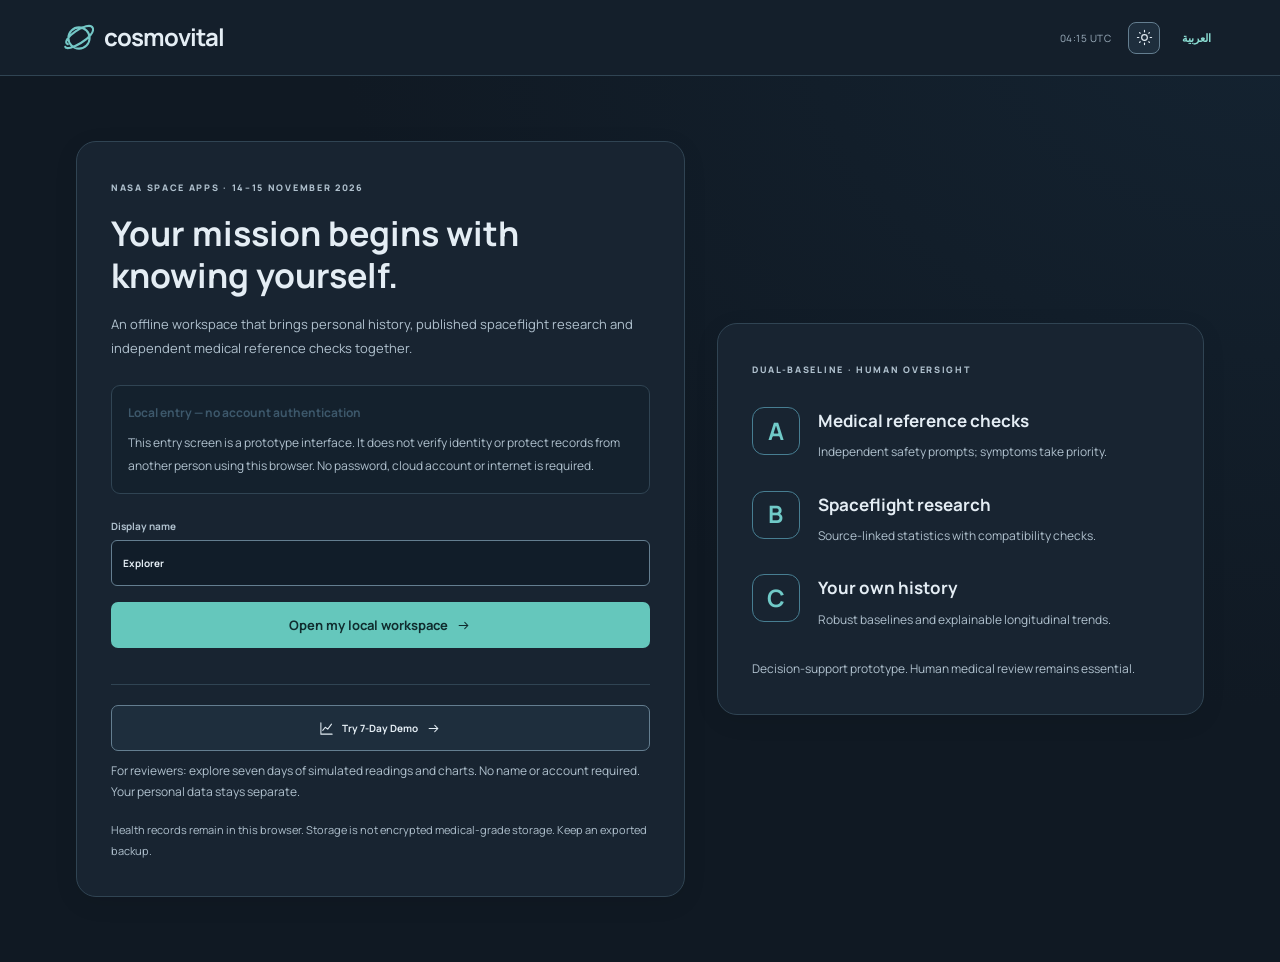
<file: Web/index.html>
<!doctype html>
<html lang="en" dir="ltr">
<head>
<meta charset="UTF-8"><meta name="viewport" content="width=device-width, initial-scale=1">
<meta name="theme-color" content="#111d2b"><meta name="description" content="CosmoVital: an evidence-informed crew health workspace. Compare personal physiological history with published spaceflight research, preserve independent medical checks, and review explainable trends offline.">
<title>CosmoVital — Crew Health Workspace</title>
<link rel="manifest" href="app.webmanifest"><link rel="icon" type="image/svg+xml" href="assets/favicon.svg"><link rel="stylesheet" href="style.css"><link rel="stylesheet" href="health-charts.css"><link rel="stylesheet" href="health-ui.css"><link rel="stylesheet" href="decision-ui.css"><link rel="stylesheet" href="nasa-ui.css"><link rel="stylesheet" href="mission-evidence.css"><link rel="stylesheet" href="space-references.css"><link rel="stylesheet" href="dual-baseline.css"><link rel="stylesheet" href="theme.css">
<script type="module" src="app.js"></script>
</head>
<body><a class="skip-link" href="#main">Skip to content</a><div id="app"></div><div id="modal-root"></div><div id="toast" class="toast" role="status" aria-live="polite"></div><noscript>CosmoVital requires JavaScript to store measurements and display interactive charts. Enable JavaScript to use this workspace.</noscript></body>
</html>
</file>
<file: Web/style.css>
@import url('assets/fonts.css');
:root{--bg:#f5f6f8;--card:#fff;--ink:#1b2838;--muted:#77818d;--border:#e8ebee;--nav:#111e2d;--mint:#d4eee5;--green:#21826e;--orange:#e9905a;--red:#c95555;--radius:17px;--font:'Manrope','Segoe UI',Arial,sans-serif}*{box-sizing:border-box}body{margin:0;background:var(--bg);color:var(--ink);font-family:var(--font);font-size:13px;line-height:1.6}button,input,select,textarea{font:inherit}button,a,input,select,textarea{-webkit-tap-highlight-color:transparent}button,a{touch-action:manipulation}button{cursor:pointer}a{color:inherit;text-decoration:none}button{color:inherit}button:disabled{cursor:not-allowed;opacity:.5}button:focus-visible,a:focus-visible,input:focus-visible,select:focus-visible,textarea:focus-visible{outline:3px solid #e9905a;outline-offset:4px}svg{vertical-align:middle}h1,h2,h3,p{margin:0}button{border:0;background:none}button .ico{flex-shrink:0}.ico{width:20px;height:20px;fill:none;stroke:currentColor;stroke-width:1.65;stroke-linecap:round;stroke-linejoin:round;display:inline-block}.skip-link{position:absolute;top:-100px;left:10px;z-index:100;background:#fff;padding:12px}.skip-link:focus{top:10px}.app-shell{display:grid;grid-template-columns:234px minmax(0,1fr);min-height:100vh}.sidebar{background:var(--nav);color:#8998ab;position:fixed;inset:0 auto 0 0;width:234px;display:flex;flex-direction:column;z-index:30;padding:31px 19px 17px}.brand{display:flex;align-items:center;gap:10px;color:white;padding:0 10px;margin-bottom:42px}.brand img{height:40px;width:40px}.brand-name{font-size:23px;font-weight:750;letter-spacing:-1px;line-height:1.2}.brand-name span{font-weight:400;color:#bce6d7}.brand-sub{font-size:8px;letter-spacing:2.35px;margin-top:6px;color:#7e91a7}.nav-label{font-size:9px;letter-spacing:1.8px;font-weight:700;padding:0 16px;margin-bottom:12px;color:#63758b}.nav-list{display:grid;gap:5px}.nav-item{display:flex;align-items:center;gap:12px;padding:12px 15px;border-radius:8px;width:100%;text-align:start;font-size:12px;transition:.2s}.nav-item:hover{background:#1b2c40;color:white}.nav-item.active{background:#d4eee5;color:#173d38;font-weight:750}.nav-item .ico{width:19px;height:19px}.nav-item .badge{margin-inline-start:auto;background:#293e51;color:#bcd1df;padding:0 6px;font-size:9px;border-radius:4px}.nav-divider{height:1px;background:#273446;margin:25px 14px}.sidebar-bottom{margin-top:auto;padding-top:40px}.mission-card{padding:15px;background:linear-gradient(135deg,#203446,#192939);border:1px solid #2b4052;border-radius:12px;margin:0 6px 22px;color:#a4b5c4}.mission-top{display:flex;align-items:center;gap:7px;font-size:9px;text-transform:uppercase;letter-spacing:1.3px;color:#8dc2b5}.status-dot{display:inline-block;width:6px;height:6px;border-radius:50%;background:#65b99e}.mission-card h4{font-size:13px;font-weight:600;color:#e9f2f7;margin:9px 0 4px}.mission-card p{font-size:10px}.mission-orbit{height:38px;margin-top:10px;overflow:hidden;position:relative}.mission-orbit:before,.mission-orbit:after{content:'';position:absolute;width:160px;height:70px;border-radius:50%;border:1px solid #426171;left:10px;top:8px;transform:rotate(-14deg)}.mission-orbit:after{width:110px;left:30px;top:19px;border-color:#304c61}.profile{display:flex;align-items:center;gap:10px;padding:0 7px;width:100%;color:#cad4de;text-align:start}.avatar{height:33px;width:33px;background:#395064;display:grid;place-items:center;border:2px solid #5d7282;border-radius:50%;font-size:11px;color:#d4eee5;font-weight:700}.profile strong{display:block;font-size:11px;font-weight:600}.profile small{font-size:9px;color:#778fa4}.profile>.ico{margin-inline-start:auto;width:16px}.workspace{grid-column:2;min-width:0}.topbar{height:76px;border-bottom:1px solid var(--border);background:rgba(255,255,255,.85);padding:0 35px;display:flex;align-items:center;justify-content:space-between;gap:15px}.breadcrumb{font-size:11px;color:var(--muted);display:flex;align-items:center;gap:11px}.breadcrumb .ico{width:15px;height:15px}.breadcrumb strong{color:#43505f;font-weight:500}.top-actions{display:flex;align-items:center;gap:17px}.clock{font-size:10px;letter-spacing:.5px;color:#77818c}.local-tag{display:flex;align-items:center;gap:7px;border:1px solid var(--border);padding:5px 9px;border-radius:6px;color:#6e7b83;font-size:9px}.lang-btn{font-size:11px;font-weight:650;padding:5px}.icon-btn{width:32px;height:32px;display:grid;place-items:center;border:1px solid var(--border);border-radius:8px;background:#fff}.mobile-menu{display:none}.main{max-width:1510px;margin:auto;padding:31px 35px 22px}.page-heading{display:flex;justify-content:space-between;align-items:center;gap:20px;margin-bottom:25px}.eyebrow{font-size:9px;font-weight:750;letter-spacing:1.7px;color:#82908e;text-transform:uppercase}.page-heading h1{font-size:29px;font-weight:650;letter-spacing:-1.15px;line-height:1.35;margin:4px 0 6px}.page-heading p{font-size:11px;color:var(--muted)}.heading-buttons{display:flex;gap:9px;flex-shrink:0}.btn{display:inline-flex;align-items:center;justify-content:center;gap:8px;min-height:38px;padding:9px 15px;border-radius:7px;font-size:10px;font-weight:700;line-height:1.4;transition:.2s}.btn:hover{transform:translateY(-1px);filter:brightness(.97)}.btn-primary{background:#1b3d37;color:#fff}.btn-dark{background:#172a3b;color:#fff}.btn-light{background:#fff;border:1px solid #e1e5e8;color:#52606c}.btn-mint{background:#d4eee5;color:#1a493e}.btn-white{background:#fff;color:#1f3242}.btn .ico{width:15px;height:15px}.hero{min-height:229px;border-radius:var(--radius);overflow:hidden;position:relative;background:#101f2d;color:#fff;display:flex;padding:29px 33px;isolation:isolate;margin-bottom:25px}.hero-bg{position:absolute;inset:0;width:100%;height:100%;object-fit:cover;object-position:center top;z-index:-3;opacity:.8}.hero:after{content:'';position:absolute;inset:0;background:linear-gradient(90deg,rgba(10,24,37,.97) 0%,rgba(10,24,37,.8) 36%,rgba(10,24,37,.1) 100%);z-index:-2}.hero-content{max-width:410px}.hero .eyebrow{color:#a3d7c7;letter-spacing:2px;font-size:8px;display:flex;gap:9px;align-items:center}.hero h2{font-size:29px;line-height:1.3;font-weight:500;letter-spacing:-.7px;margin:12px 0 9px}.hero h2 em{font-style:normal;color:#bce4d6}.hero p{font-size:10px;color:#aabcc9;max-width:300px;line-height:1.7;margin-bottom:17px}.hero .btn{padding:8px 13px;min-height:32px;font-size:9px}.hero-annotation{position:absolute;inset-inline-end:27px;top:24px;border:1px solid #5c72836e;border-radius:6px;padding:6px 10px;background:#1731443d;color:#c9d7df;font-size:8px;letter-spacing:1px;display:flex;align-items:center;gap:7px}.hero-coordinates{position:absolute;inset-inline-end:27px;bottom:24px;text-align:end;color:#ccdce5;font-size:8px;letter-spacing:1px}.hero-coordinates small{color:#91aaba;font-size:7px;display:block;margin-top:5px}.section-heading{display:flex;justify-content:space-between;align-items:center;gap:12px;margin:0 0 13px}.section-heading h2{font-size:14px;font-weight:750;letter-spacing:-.2px}.section-heading p{font-size:9px;color:var(--muted);margin-top:3px}.subtle{font-size:9px;color:var(--muted)}.text-link{display:inline-flex;align-items:center;gap:5px;font-size:10px;font-weight:650;color:#426d60}.text-link .ico{width:13px;height:13px}.metric-grid{display:grid;grid-template-columns:repeat(4,minmax(0,1fr));gap:14px;margin-bottom:24px}.metric-card{padding:18px 18px 15px;background:#fff;border:1px solid var(--border);border-radius:12px;position:relative;text-align:start}.metric-head{display:flex;align-items:center;gap:9px;font-size:10px;font-weight:600;color:#65717b}.metric-icon{height:30px;width:30px;border-radius:8px;display:grid;place-items:center}.metric-icon .ico{width:17px;height:17px}.metric-more{margin-inline-start:auto;color:#a5aeb5;font-size:15px}.metric-value{font-size:30px;line-height:1.2;letter-spacing:-1px;font-weight:650;margin:16px 0 5px}.metric-value span{font-size:10px;color:#8a929b;letter-spacing:0;font-weight:400;margin-inline-start:5px}.metric-bottom{display:flex;align-items:center;justify-content:space-between;gap:4px;margin-top:12px;font-size:8px;color:#939ca4}.metric-bottom .pill{max-width:76%;white-space:nowrap;overflow:hidden;text-overflow:ellipsis}.pill{font-size:8px;font-weight:600;border-radius:4px;padding:3px 6px;display:inline-flex;align-items:center;gap:4px;background:#f0f3f5;color:#7c8792;line-height:1.5}.pill.green{background:#e9f4ef;color:#32836e}.pill.orange{background:#fff1e7;color:#b9753c}.pill.red{background:#ffeded;color:#be5252}.pill.blue{background:#edf2fb;color:#6184b9}.panel{background:#fff;border:1px solid var(--border);border-radius:13px;overflow:hidden}.panel-pad{padding:20px}.overview-grid{display:grid;grid-template-columns:minmax(0,1.6fr) minmax(290px,1fr);gap:20px}.panel-head{display:flex;align-items:flex-start;justify-content:space-between;gap:12px;padding:19px 20px 0}.panel-head h2{font-size:13px;font-weight:750}.panel-head p{font-size:9px;color:var(--muted);margin-top:4px}.segmented{display:flex;background:#f6f7f8;padding:3px;border-radius:5px;gap:2px}.segmented button{font-size:8px;border-radius:3px;padding:4px 8px;color:#8d969f}.segmented button.active{background:white;color:#344852;box-shadow:0 1px 4px #12233312}.chart-toolbar{display:flex;align-items:center;justify-content:space-between;gap:10px;padding:17px 20px 5px}.chart-toolbar select{font-size:10px;padding:5px 9px;border:1px solid var(--border);border-radius:5px;color:#566370;background:white;max-width:65%}.legend{display:flex;align-items:center;gap:5px;font-size:8px;color:var(--muted)}.legend i{height:6px;width:6px;background:#4a9d86;border-radius:50%}.chart-wrap{padding:0 15px;position:relative;min-height:200px}.chart-svg{display:block;width:100%;height:auto;overflow:visible}.chart-svg text{font-family:var(--font);font-size:10px;fill:#9ba6af}.chart-empty{position:absolute;inset:45px 30px 30px;display:flex;flex-direction:column;justify-content:center;align-items:center;text-align:center;background:linear-gradient(#fff9,#fffe);gap:4px}.chart-empty .ico{color:#9cbbb0;margin-bottom:3px}.chart-empty strong{font-size:11px;font-weight:600}.chart-empty p{font-size:9px;color:#8b969e;max-width:250px}.chart-footer{padding:12px 20px 15px;display:flex;justify-content:space-between;font-size:8px;color:#93a099;border-top:1px solid #f1f3f5;gap:10px}.body-preview{display:grid;grid-template-columns:44% 56%;min-height:277px;padding:5px 18px 0;align-items:center}.body-mini{max-width:160px;width:100%;height:255px}.body-anatomy path,.body-anatomy ellipse,.body-anatomy circle{vector-effect:non-scaling-stroke}.body-outline{fill:#edf5f1;stroke:#c3d8d0;stroke-width:1}.body-inner{fill:none;stroke:#d1e3dc;stroke-width:1}.body-hotspot{cursor:pointer;outline:none}.body-hotspot .hotspot-ring{fill:#fff;stroke:#7db7a3;stroke-width:1.2}.body-hotspot .hotspot-dot{fill:#6ba68f;stroke:none}.body-hotspot:hover .hotspot-ring,.body-hotspot:focus .hotspot-ring{stroke:#d89463;stroke-width:3}.body-hotspot.selected .hotspot-dot{fill:#df986c}.body-mini .body-hotspot{pointer-events:none}.system-list{display:grid;gap:15px;padding-inline-start:12px}.system-item{display:flex;align-items:center;gap:8px}.system-item>.ico{width:16px;color:#729b8b}.system-item strong{display:block;font-size:9px;font-weight:650}.system-item small{display:block;font-size:8px;color:#929ea4}.system-item .tiny-ring{margin-inline-start:auto;width:5px;height:5px;border-radius:50%;background:#c5d5ce}.panel-bottom-link{display:flex;border-top:1px solid var(--border);padding:11px 18px;justify-content:center}.lower-grid{display:grid;grid-template-columns:1.2fr 1fr;gap:20px;margin-top:20px}.routine-list{padding:6px 20px 13px}.routine-row{display:flex;gap:11px;align-items:center;padding:11px 0;border-bottom:1px solid #f2f4f5}.routine-row:last-child{border-bottom:0}.task-check{width:18px;height:18px;border:1px solid #d7dfdf;border-radius:5px;display:grid;place-items:center;flex-shrink:0;background:#fff}.task-check.checked{background:#dcefe7;border-color:#dcefe7;color:#3e8e73}.task-check .ico{width:12px;height:12px}.routine-row h3{font-size:10px;font-weight:600}.routine-row.completed h3{color:#9aa7a1;text-decoration:line-through}.routine-row p{font-size:8px;color:#949ca3;margin-top:2px}.routine-row .pill{margin-inline-start:auto;flex-shrink:0}.progress-label{display:flex;gap:9px;align-items:center;font-size:8px;color:#829186}.progress-track{height:4px;background:#edf1ef;border-radius:3px;width:65px;overflow:hidden}.progress-track span{display:block;height:100%;background:#83b5a1;border-radius:3px}.insight-card{padding:20px;background:#f1f5f0;border:1px solid #e3e9e1;border-radius:13px;position:relative;overflow:hidden}.insight-card .eyebrow{font-size:8px;color:#7f9380;display:flex;align-items:center;gap:6px;letter-spacing:1.2px}.insight-card h3{font-size:16px;line-height:1.5;max-width:280px;margin:12px 0 9px;font-weight:600;letter-spacing:-.3px}.insight-card p{font-size:9px;line-height:1.8;color:#7c8c7d;max-width:315px;margin-bottom:16px}.insight-card .text-link{font-size:9px}.insight-orbit{position:absolute;width:130px;height:130px;border:1px solid #d7e1d4;border-radius:50%;inset-inline-end:-45px;bottom:-55px}.insight-orbit:before{content:'';position:absolute;inset:15px;border:1px solid #d7e1d4;border-radius:50%}.footer{display:flex;justify-content:space-between;gap:12px;border-top:1px solid #e4e9e7;padding:16px 0 0;margin-top:24px;color:#929da2;font-size:8px}.footer span:first-child{display:flex;align-items:center;gap:6px}.footer .ico{width:11px;height:11px}.page-grid{display:grid;grid-template-columns:1.5fr 1fr;gap:22px}.empty-state{padding:60px 25px;text-align:center}.empty-state>.ico{height:38px;width:38px;color:#9eb8ae;margin-bottom:15px}.empty-state h3{font-size:17px;font-weight:650;margin-bottom:7px}.empty-state p{font-size:11px;color:var(--muted);max-width:380px;margin:0 auto 19px}.notice{padding:13px 16px;background:#eef3f8;border:1px solid #e1e9f0;border-radius:9px;display:flex;gap:10px;align-items:flex-start;font-size:10px;line-height:1.8;color:#697e8e;margin-bottom:20px}.notice>.ico{width:17px;flex-shrink:0;margin-top:1px}.notice strong{color:#3d586b}.notice.orange{background:#fff5eb;border-color:#f2e5d4;color:#a0774f}.full-chart .chart-wrap{min-height:300px;padding:20px}.full-chart .chart-empty{inset:70px 50px}.stat-row{display:grid;grid-template-columns:repeat(3,1fr);border-top:1px solid var(--border)}.stat-row>div{padding:20px;border-inline-end:1px solid var(--border)}.stat-row>div:last-child{border:0}.stat-row small{font-size:10px;color:var(--muted);display:block}.stat-row strong{font-size:24px;font-weight:500;margin-top:5px;display:block}.records-tools{display:flex;gap:8px;align-items:center;flex-wrap:wrap;margin-bottom:15px}.records-tools input[type=search]{max-width:280px;flex:1;min-width:150px}.form-control,input[type=search]{padding:10px 12px;border:1px solid #dce3e6;border-radius:7px;background:#fff;color:#344653;outline-offset:1px;width:100%}.records-table-wrap{overflow-x:auto}.records-table{width:100%;border-collapse:collapse;white-space:nowrap}.records-table th{text-align:start;color:#8d99a1;font-size:9px;font-weight:600;background:#f8faf9;padding:13px 17px;border-bottom:1px solid var(--border)}.records-table td{padding:16px 17px;font-size:10px;border-bottom:1px solid #eef1f3;color:#5b6b76}.records-table tr:last-child td{border-bottom:0}.records-table td:first-child{color:#253f4c;font-weight:600}.danger-btn{color:#bd5f5f;padding:5px;display:grid;place-items:center}.danger-btn .ico{width:15px;height:15px}.data-label{display:flex;align-items:center;gap:7px;font-size:10px;color:#708678}.record-note{max-width:180px;overflow:hidden;text-overflow:ellipsis}.research-grid{display:grid;grid-template-columns:repeat(3,minmax(0,1fr));gap:17px;margin:20px 0}.research-card{padding:23px;background:#fff;border:1px solid var(--border);border-radius:13px;display:flex;flex-direction:column;align-items:flex-start}.research-card .source-tag{font-size:8px;letter-spacing:1px;color:#729586;font-weight:750;margin-bottom:16px}.research-card h3{font-size:16px;line-height:1.5;font-weight:650;margin:8px 0}.research-card p{font-size:10px;color:#87939c;line-height:1.8;margin-bottom:18px}.research-card .text-link{margin-top:auto}.research-number{font-size:37px;letter-spacing:-2px;line-height:1.3;font-weight:500}.research-number small{font-size:11px;letter-spacing:0;margin-inline-start:4px;color:#7b8791}.hazard-grid{display:grid;grid-template-columns:repeat(5,1fr);gap:12px;margin-top:18px}.hazard{padding:18px 14px;border:1px solid var(--border);border-radius:10px;background:#fff}.hazard>.ico{color:#7b998c;margin-bottom:12px}.hazard h3{font-size:11px;line-height:1.5;margin-bottom:6px}.hazard p{font-size:9px;color:var(--muted);line-height:1.8}.source-list{display:grid;gap:0}.source-row{display:flex;align-items:center;justify-content:space-between;gap:16px;border-bottom:1px solid var(--border);padding:15px 0}.source-row:last-child{border:0}.source-row strong{font-size:11px;font-weight:600;display:block}.source-row small{font-size:9px;color:var(--muted)}.body-workspace{display:grid;grid-template-columns:1fr 1fr;gap:30px;padding:25px 30px}.body-large{display:flex;align-items:center;justify-content:center;min-height:470px;background:radial-gradient(ellipse,#eff6f2 0,transparent 65%);position:relative}.body-large svg{height:440px;width:240px}.body-large .body-caption{position:absolute;bottom:0;color:#91a196;font-size:9px;letter-spacing:1px}.system-selector{display:flex;gap:7px;flex-wrap:wrap;margin-bottom:20px}.system-selector button{padding:7px 10px;border:1px solid #e0e6e2;border-radius:6px;font-size:9px;color:#77857d}.system-selector button.active{background:#e2f0e9;color:#31644e;border-color:#d0e5d9}.system-detail{align-self:center}.system-detail h2{font-size:25px;font-weight:600;letter-spacing:-.7px;margin:12px 0}.system-detail p{font-size:11px;color:#819086;line-height:1.9}.system-detail h3{font-size:12px;margin:24px 0 7px}.system-reading{padding:15px 0;border-bottom:1px solid #edf0ee;display:flex;justify-content:space-between;align-items:center}.system-reading span{font-size:10px;color:#819186}.system-reading strong{font-size:17px;font-weight:600}.system-detail .btn{margin-top:23px}.alert-list{display:grid;gap:12px;margin-top:18px}.alert-item{display:flex;gap:14px;align-items:flex-start;background:#fff9f2;border:1px solid #f1e4d1;border-radius:9px;padding:15px}.alert-item.urgent{background:#fff3f3;border-color:#f2d9d9}.alert-item>.ico{color:#c69760;flex-shrink:0;margin-top:2px}.alert-item.urgent>.ico{color:#c97575}.alert-item h3{font-size:11px;margin-bottom:4px}.alert-item p{font-size:10px;color:#9b8871;line-height:1.8}.alert-item.urgent p{color:#a37373}.alert-item small{font-size:8px;display:block;margin-top:5px;color:#a49583}.alert-item .text-link{font-size:8px;margin-top:7px}.alert-item .btn{font-size:8px;min-height:29px;margin-inline-start:auto;flex-shrink:0}.alert-item.acked{opacity:.75}.modal-backdrop{position:fixed;inset:0;background:#07162480;backdrop-filter:blur(5px);z-index:70;display:flex;align-items:center;justify-content:center;padding:25px}.modal{width:660px;max-width:100%;max-height:92dvh;overflow:auto;background:#fff;border-radius:17px;box-shadow:0 20px 80px #03182436}.modal-header{display:flex;justify-content:space-between;align-items:center;gap:16px;border-bottom:1px solid var(--border);padding:23px 27px;position:sticky;top:0;background:#fff;z-index:2}.modal-header h2{font-size:18px;font-weight:650;letter-spacing:-.4px}.modal-header p{font-size:10px;color:var(--muted);margin-top:3px}.modal-body{padding:23px 27px}.field-grid{display:grid;grid-template-columns:1fr 1fr;gap:16px}.field{display:block;font-size:10px;font-weight:650;color:#60716e}.field span{color:#9da5a8;font-weight:400;font-size:9px;float:inline-end}.field input,.field select,.field textarea{display:block;margin-top:6px;width:100%;padding:10px 11px;border:1px solid #dce4e0;border-radius:6px;background:#fff;color:#384d43;min-width:0}.field input::placeholder{color:#bcc4bf;font-size:11px}.field.full{grid-column:1/-1}.field textarea{min-height:75px;resize:vertical}.form-section-label{grid-column:1/-1;color:#9ba8a0;font-size:8px;letter-spacing:1.4px;margin-top:6px;text-transform:uppercase}.modal-footer{display:flex;align-items:center;justify-content:space-between;gap:10px;padding:18px 27px;border-top:1px solid var(--border);background:#fafcfa;position:sticky;bottom:0}.modal-footer p{font-size:9px;color:#92a197}.form-error{font-size:11px;line-height:1.8;color:#b75c5c;background:#fff4f2;border-radius:6px;padding:10px 13px;margin-top:15px}.toast{position:fixed;bottom:24px;left:50%;transform:translate(-50%,20px);background:#1b3d37;color:#fff;font-size:12px;padding:12px 23px;border-radius:9px;box-shadow:0 4px 24px #07162420;z-index:100;opacity:0;pointer-events:none;transition:.25s;max-width:90vw;text-align:center}.toast.visible{opacity:1;transform:translate(-50%,0)}.file-drop{padding:30px;border:1px dashed #bbd2c5;background:#f5faf7;border-radius:10px;text-align:center;cursor:pointer;display:block}.file-drop .ico{display:block;margin:0 auto 9px;color:#74a08b}.file-drop strong{display:block;font-size:12px;color:#45735c}.file-drop small{font-size:10px;color:#95a79a;display:block;margin-top:4px}.file-drop input{margin-top:15px;max-width:100%;font-size:10px}.format-box{font-size:10px;line-height:1.9;margin-top:17px;padding:15px;background:#f7f8f9;border-radius:7px;color:#7d8c83;overflow:auto}.format-box code{font-size:10px}.export-options{display:grid;gap:12px}.export-option{text-align:start;border:1px solid var(--border);border-radius:9px;display:flex;gap:15px;align-items:center;padding:17px}.export-option>.ico{color:#699b87}.export-option strong{font-size:12px;font-weight:600;display:block}.export-option small{font-size:10px;color:var(--muted);display:block;margin-top:3px}.export-option:hover{border-color:#accab8;background:#f8fcf9}.helper-note{font-size:9px;color:#8a9a91;line-height:1.9;margin-top:17px}.routine-feature{padding:25px;margin-bottom:20px;background:#e8f1eb;border:1px solid #dce8de;border-radius:12px;display:flex;justify-content:space-between;align-items:center;gap:20px}.routine-feature h2{font-size:21px;font-weight:550;letter-spacing:-.4px}.routine-feature p{font-size:11px;color:#839389;margin-top:6px}.progress-circle{height:75px;width:75px;border-radius:50%;display:grid;place-items:center;background:conic-gradient(#729d86 var(--progress),#d3e1d7 0);flex-shrink:0}.progress-circle span{height:60px;width:60px;background:#e8f1eb;border-radius:50%;display:grid;place-items:center;font-size:18px;color:#52745d}.routine-full .routine-row{padding:21px 0}.routine-full .routine-row h3{font-size:13px}.routine-full .routine-row p{font-size:10px}.routine-full .task-check{width:23px;height:23px}.schedule-note{font-size:10px;color:#91a099;padding:16px 0}.about-block{margin-top:25px}.inline-stats{display:flex;gap:30px;padding:20px 0}.inline-stats strong{font-size:26px;font-weight:550;display:block}.inline-stats small{font-size:9px;color:var(--muted)}.mobile-overlay{display:none}[dir=rtl]{--font:'Noto Sans Arabic','Manrope','Segoe UI',Arial,sans-serif}[dir=rtl] .sidebar{left:auto;right:0}[dir=rtl] .hero:after{background:linear-gradient(270deg,rgba(10,24,37,.97),rgba(10,24,37,.8) 36%,rgba(10,24,37,.1))}[dir=rtl] .page-heading h1{letter-spacing:0;font-size:26px}[dir=rtl] .hero h2{letter-spacing:0;font-size:27px}[dir=rtl] .ico-arrow{transform:rotate(180deg)}[dir=rtl] .brand-name{font-family:'Manrope','Segoe UI',Arial,sans-serif}[dir=rtl] .eyebrow{letter-spacing:0;font-size:10px}.report-only{display:none}.chart-point:focus{outline:none;stroke:#e9905a;stroke-width:4}.chart-dot-label{display:none}.chart-point:hover+.chart-dot-label,.chart-point:focus+.chart-dot-label{display:block}.chart-hint{font-size:9px;color:#889b91;margin:0 20px 10px}.warning-banner{background:#fff1dc;padding:12px 20px;font-size:11px;color:#936a39}.loading-line{padding:30px;font-size:12px;color:#81978c}.research-download{display:flex;gap:10px;align-items:center;flex-wrap:wrap}.minititle{font-size:10px;color:#86948c}.dataset-summary{display:flex;gap:25px;flex-wrap:wrap;padding:14px 20px 0}.dataset-summary div{font-size:9px;color:#85958e}.dataset-summary strong{font-size:19px;display:block;font-weight:550;color:#314e40}.simple-list{padding:0;margin:12px 0 0;list-style:none}.simple-list li{font-size:10px;color:#809087;padding:8px 0;border-bottom:1px solid #eef1ee}.metric-choices{display:flex;gap:7px;flex-wrap:wrap;margin:16px 0}.metric-choices button{border:1px solid var(--border);background:white;padding:7px 10px;border-radius:6px;font-size:9px}.metric-choices button.active{background:#dcefe5;color:#316348;border-color:#dcefe5}.print-head{display:none}
@media(min-width:1550px){.main{padding-top:40px}.hero{min-height:265px}.hero h2{font-size:34px}.hero p{font-size:12px}.metric-card{padding:23px}.metric-value{font-size:35px}.chart-wrap{min-height:240px}.body-preview{min-height:300px}}
@media(max-width:1200px){.app-shell{grid-template-columns:205px minmax(0,1fr)}.sidebar{width:205px;padding-inline:13px}.main{padding:25px}.topbar{padding:0 25px}.brand-name{font-size:21px}.brand{padding:0 7px}.brand img{width:33px;height:33px}.brand-sub{letter-spacing:1.7px}.hero{padding:26px}.metric-card{padding:14px}.metric-head{font-size:9px}.metric-icon{width:26px;height:26px}.metric-value{font-size:27px}.overview-grid{grid-template-columns:1.35fr 1fr;gap:15px}.body-preview{padding:5px 12px 0;grid-template-columns:42% 58%}.system-list{padding-inline-start:6px}.system-item strong{font-size:8px}.system-item small{font-size:7px}.body-mini{height:240px}.clock{display:none}.page-heading h1{font-size:27px}.page-heading p{font-size:10px}.hazard-grid{grid-template-columns:repeat(3,1fr)}}
@media(max-width:980px){.overview-grid{grid-template-columns:1fr}.body-panel .body-preview{grid-template-columns:40% 60%;height:245px;min-height:245px;padding:10px 40px}.body-mini{height:220px;margin:auto}.system-list{gap:18px}.system-item strong{font-size:11px}.system-item small{font-size:9px}.system-item{gap:12px}.lower-grid{grid-template-columns:1fr 1fr;gap:15px}.page-heading{align-items:flex-start}.heading-buttons{margin-top:13px}.page-heading .heading-buttons .btn-light{font-size:0;gap:0;padding:10px}.page-heading .heading-buttons .btn-light .ico{font-size:12px}.page-grid{grid-template-columns:1fr}.research-grid{grid-template-columns:1fr}.research-card{display:block}.research-card p{max-width:600px}.research-number{float:inline-end}.body-workspace{gap:10px;padding:20px}.body-large svg{width:190px;height:400px}.hero-annotation{font-size:7px;inset-inline-end:20px;top:20px}.metric-grid{gap:10px}.metric-head{gap:6px}.metric-more{display:none}.metric-bottom{font-size:7px}.metric-bottom .pill{font-size:7px}.metric-value{font-size:26px}.metric-value span{font-size:8px}.metric-grid{grid-template-columns:repeat(2,1fr)}.metric-card{padding:18px}.metric-head{font-size:10px}.metric-bottom{font-size:9px}.metric-bottom .pill{font-size:8px}.metric-value{font-size:32px}.top-actions{gap:10px}}
@media(max-width:700px){.app-shell{display:block}.workspace{width:100%}.sidebar{transform:translateX(-100%);transition:.25s;width:240px}.sidebar.open{transform:translateX(0)}[dir=rtl] .sidebar{transform:translateX(100%)}[dir=rtl] .sidebar.open{transform:translateX(0)}.mobile-overlay.visible{display:block;position:fixed;inset:0;background:#09162480;z-index:25}.topbar{height:61px;padding:0 18px;position:sticky;top:0;z-index:20;backdrop-filter:blur(14px)}.mobile-menu{display:grid;background:none;border:none}.breadcrumb{gap:7px;font-size:10px}.breadcrumb>.ico{display:none}.breadcrumb>span{display:none}.top-actions{gap:11px}.local-tag{font-size:8px;padding:4px 7px}.main{padding:22px 17px}.page-heading{gap:10px;margin-bottom:20px}.page-heading h1{font-size:25px;letter-spacing:-.7px}.page-heading p{font-size:9px;max-width:230px;line-height:1.8}.eyebrow{font-size:8px}.heading-buttons{margin-top:22px;gap:6px}.heading-buttons .btn{font-size:9px;min-height:35px;padding:9px 10px}.heading-buttons .btn-light{display:none}.hero{min-height:249px;padding:25px 23px;margin-bottom:23px}.hero h2{font-size:27px;margin-top:22px}.hero p{font-size:9px;max-width:235px}.hero:after{background:linear-gradient(90deg,#0b1b2bef,#0b1b2b90 75%,#0b1b2b50)}[dir=rtl] .hero:after{background:linear-gradient(270deg,#0b1b2bef,#0b1b2b90 75%,#0b1b2b50)}.hero-annotation{top:23px;inset-inline-end:17px;font-size:6px;letter-spacing:.3px;padding:4px 6px}.hero-coordinates{font-size:7px;bottom:20px;inset-inline-end:18px}.hero-coordinates small{font-size:6px}.hero-content{max-width:290px}.hero .eyebrow{font-size:7px;letter-spacing:1px}.metric-grid{gap:11px}.metric-card{padding:15px}.metric-head{font-size:10px}.metric-value{font-size:31px}.metric-icon{width:27px;height:27px}.metric-bottom{font-size:8px}.metric-bottom .pill{font-size:7px}.section-heading h2{font-size:13px}.section-heading .subtle{font-size:8px}.overview-grid{gap:16px}.panel-head{padding:17px 17px 0}.panel-head h2{font-size:12px}.chart-toolbar{padding:15px 17px 5px}.chart-wrap{padding:0 10px;min-height:180px}.chart-footer{padding:13px 17px;font-size:7px}.chart-empty{inset:35px 20px 30px}.lower-grid{grid-template-columns:1fr;gap:16px;margin-top:16px}.insight-card{min-height:210px}.footer{font-size:7px;flex-wrap:wrap}.body-panel .body-preview{padding:8px 25px}.hazard-grid{grid-template-columns:1fr 1fr}.research-card{padding:20px}.body-workspace{grid-template-columns:1fr;padding:20px}.body-large{min-height:320px}.body-large svg{height:310px}.system-detail h2{font-size:22px}.system-detail{padding:10px}.body-large .body-caption{font-size:8px}.modal-backdrop{padding:10px;align-items:center}.modal{max-height:95dvh;border-radius:12px}.modal-header{padding:18px 20px}.modal-body{padding:20px}.field-grid{gap:13px}.field{font-size:9px}.field input,.field select{font-size:11px;padding:10px 9px}.modal-footer{padding:15px 20px}.modal-footer p{font-size:8px;max-width:150px}.modal-header h2{font-size:17px}.alert-item{flex-wrap:wrap}.alert-item>div{flex:1}.alert-item .btn{margin-inline-start:32px}.notice{font-size:9px;padding:12px}.full-chart .chart-wrap{padding:10px;min-height:240px}.full-chart .chart-empty{inset:50px 20px}.stat-row>div{padding:15px}.stat-row strong{font-size:20px}.stat-row small{font-size:8px}.routine-feature{padding:20px}.routine-feature h2{font-size:17px}.routine-feature p{font-size:9px}.routine-full .routine-row h3{font-size:11px}.routine-full .routine-row p{font-size:9px}.routine-list{padding-inline:17px}.source-row strong{font-size:10px}.source-row small{font-size:8px}[dir=rtl] .page-heading h1{font-size:22px}[dir=rtl] .hero h2{font-size:25px}}
@media(prefers-reduced-motion:reduce){*,*:before,*:after{transition:none!important;animation:none!important;scroll-behavior:auto!important}}
@media print{.sidebar,.topbar,.page-heading,.hero,.metric-grid,.overview-grid,.lower-grid,.footer,.notice,.records-tools,.records-table-wrap,.mobile-overlay,.modal-backdrop,#toast,.skip-link{display:none!important}.app-shell{display:block}.main{padding:0}.report-only,.print-head{display:block!important}.print-head{margin-bottom:25px}.report-only table{width:100%;border-collapse:collapse;font-size:10px}.report-only td,.report-only th{padding:8px;border:1px solid #ddd;text-align:start}.report-only h2{margin:20px 0 10px}.report-only p{font-size:11px}body{background:#fff;font-size:11px;color:#111}}
@media print{.main>*:not(.report-only){display:none!important}.report-only{display:block!important}}
/* Interim first-aid guidance: larger type, clear priority and accessible choices. */
.sr-only{position:absolute;width:1px;height:1px;padding:0;margin:-1px;overflow:hidden;clip:rect(0,0,0,0);white-space:nowrap;border:0}.sidebar{overflow-y:auto}.help-entry{display:flex;align-items:center;gap:13px;padding:14px 17px;margin:-5px 0 20px;background:#edf4f0;border:1px solid #dbe9df;border-radius:11px}.help-entry-icon{height:34px;width:34px;background:#dcece1;color:#57856a;display:grid;place-items:center;border-radius:9px;flex-shrink:0}.help-entry strong{font-size:12px;font-weight:650}.help-entry p{font-size:10px;color:#829589;margin-top:3px}.help-entry .btn{margin-inline-start:auto;flex-shrink:0}.alert-actions{display:flex;flex-direction:column;gap:7px;margin-inline-start:auto;flex-shrink:0;min-width:140px}.alert-item .alert-actions .btn{margin-inline-start:0;min-height:34px;font-size:9px}.review-footer-actions{display:flex;gap:8px;flex-wrap:wrap;justify-content:flex-end}.emergency-always{display:flex;align-items:flex-start;gap:13px;padding:19px 22px;background:#fff0ed;border:1px solid #edc8c3;border-radius:12px;color:#99483e;margin-bottom:24px}.emergency-always>.ico{flex-shrink:0;margin-top:3px;width:23px;height:23px}.emergency-always strong{font-size:15px;font-weight:750}.emergency-always p{font-size:12px;line-height:1.9;margin:6px 0 9px;max-width:1000px}.emergency-always small{font-size:11px;line-height:1.9;color:#a6746c;display:block}.help-grid{display:grid;grid-template-columns:minmax(280px,.9fr) minmax(350px,1.15fr);gap:22px;align-items:start}.help-input .field{font-size:12px}.help-input .field select{font-size:11px;padding:11px;margin-top:9px;max-width:100%}.help-input .section-heading h2,.help-symptoms .section-heading h2{font-size:14px}.help-input .section-heading p,.help-symptoms .section-heading p{font-size:11px;line-height:1.8}.help-symptoms{margin-top:20px}.help-symptoms .helper-note,.help-input .helper-note{font-size:10px;line-height:1.9}.help-observation{border:1px solid #e1e9e4;border-radius:8px;padding:13px;margin-top:17px;background:#fafcfb}.help-observation>time{display:block;font-size:10px;color:#7c8f82;margin-top:6px}.help-observation>div{display:grid;grid-template-columns:repeat(2,minmax(0,1fr));gap:13px;margin-top:13px}.help-observation small{font-size:9px;color:#7a8b80;display:block}.help-observation strong{font-size:14px;font-weight:650;display:inline-block;color:#3a5746;margin-top:3px}.help-context{display:flex;align-items:center;justify-content:space-between;gap:10px;margin-top:22px}.help-context>span{font-size:10px;color:#809083}.help-context .segmented button{font-size:10px;padding:7px 10px}.symptom-question{min-width:0;padding:17px 0 20px;margin:0;border:0;border-bottom:1px solid #e8eeea}.symptom-question:first-of-type{margin-top:19px}.symptom-question:last-of-type{border-bottom:0;padding-bottom:4px}.symptom-question legend{font-size:12px;font-weight:700;padding:0;float:left;width:100%;line-height:1.8;margin-bottom:5px}[dir=rtl] .symptom-question legend{float:right}.symptom-question p{clear:both;font-size:11px;color:#87988d;line-height:1.9}.symptom-answers{display:flex;gap:7px;margin-top:12px}.symptom-answers button{font-size:11px;border:1px solid #dce5de;border-radius:6px;padding:8px 14px;min-width:55px;background:#fff;color:#7c8e81}.symptom-answers button.selected{border-color:#819e89;color:#345e41;background:#e6f0e8;font-weight:650}.symptom-answers button[data-answer=yes].selected{background:#fce7e3;border-color:#cf8e81;color:#a84c38}.guidance-card{background:#fff;border:1px solid #dce6df;border-top:4px solid #86a491;border-radius:12px;padding:23px;overflow:hidden}.guidance-emergency{border-color:#ecc7c3;border-top-color:#ba5c50}.guidance-urgent{border-color:#eedab9;border-top-color:#c9974d}.guidance-review{border-top-color:#8fa69a}.guidance-heading .eyebrow{font-size:10px;letter-spacing:1.1px;color:#819184}.guidance-emergency .guidance-heading .eyebrow{color:#b76557}.guidance-urgent .guidance-heading .eyebrow{color:#ba8b4a}.guidance-heading h2{font-size:23px;font-weight:700;letter-spacing:-.6px;line-height:1.5;margin:8px 0 10px}.guidance-emergency .guidance-heading h2{color:#9c4d42}.guidance-heading>p{font-size:12px;color:#829086;line-height:1.9}.contact-instruction{display:flex;gap:11px;padding:16px;background:#f3f7f3;border-radius:9px;margin:20px 0}.guidance-emergency .contact-instruction{background:#fff1ee}.guidance-urgent .contact-instruction{background:#fff8ee}.contact-instruction>.ico{flex-shrink:0;color:#829f89;margin-top:2px}.guidance-emergency .contact-instruction>.ico{color:#bd7a6a}.contact-instruction strong{font-size:12px;font-weight:750}.contact-instruction p{font-size:12px;line-height:1.9;margin-top:5px;color:#778c7c}.guidance-emergency .contact-instruction p{color:#9f766c}.contact-instruction small{font-size:10px;color:#94a194;display:block;margin-top:8px}.guidance-steps{list-style:none;margin:0;padding:0;display:grid;gap:20px}.guidance-steps>li{display:flex;gap:12px;align-items:flex-start}.guidance-steps>li>span{width:27px;height:27px;border-radius:50%;background:#edf3ee;color:#7e9784;display:grid;place-items:center;font-size:11px;font-weight:700;flex-shrink:0;margin-top:1px}.guidance-emergency .guidance-steps>li>span{background:#f9eeeb;color:#af7565}.guidance-steps h3{font-size:13px;line-height:1.8;font-weight:700}.guidance-steps p{font-size:12px;line-height:1.95;color:#819185;margin-top:5px}.guidance-avoid{border-top:1px solid #e8ede9;padding-top:18px;margin-top:23px}.guidance-avoid h3,.guidance-sources h3{font-size:12px;font-weight:750;margin-bottom:8px}.guidance-avoid ul{padding-inline-start:17px;margin:0}.guidance-avoid li{font-size:11px;color:#a08272;line-height:1.9;margin-top:6px}.incomplete-note{font-size:11px;color:#8a8c75;line-height:1.9;padding:13px 15px;background:#f9f8f0;border-radius:7px;margin:19px 0}.historical-notice{display:flex;gap:10px;background:#fff6df;color:#9e864e;font-size:11px;line-height:1.9;padding:13px 14px;border-radius:7px;margin-top:18px}.historical-notice .ico{flex-shrink:0;margin-top:3px;width:16px}.guidance-sources{padding-top:7px}.guidance-sources a{display:flex;align-items:center;justify-content:space-between;gap:10px;font-size:10px;color:#6e9380;border-bottom:1px solid #edf1ed;padding:9px 0;line-height:1.8}.guidance-sources a .ico{width:13px;height:13px;flex-shrink:0}.handover-button{width:100%;font-size:11px;margin-top:20px}.guidance-card .helper-note{font-size:10px;line-height:1.9}[dir=rtl] .guidance-heading h2{letter-spacing:0;font-size:22px}
@media(max-width:1100px){.help-grid{grid-template-columns:1fr}.help-input,.help-symptoms{max-width:none}.symptom-question{padding:16px 0}.help-result-column{min-width:0}}
@media(max-width:700px){.help-entry{padding:12px;gap:9px;flex-wrap:wrap}.help-entry-icon{width:29px;height:29px}.help-entry strong{font-size:11px}.help-entry p{font-size:9px}.help-entry .btn{font-size:9px;margin-inline-start:38px;min-height:33px}.emergency-always{padding:16px;gap:10px}.emergency-always strong{font-size:13px}.emergency-always p{font-size:11px}.emergency-always small{font-size:10px}.emergency-always>.ico{width:19px;height:19px}.help-grid{gap:18px}.guidance-card{padding:19px}.guidance-heading h2{font-size:21px}.guidance-heading>p,.guidance-steps p,.contact-instruction p{font-size:11px}.guidance-steps h3{font-size:12px}.alert-actions{min-width:0;width:100%;margin-inline-start:32px;flex-direction:row;flex-wrap:wrap}.alert-item .alert-actions .btn{font-size:8px}.review-footer-actions{gap:6px}.review-footer-actions .btn{font-size:9px;padding:9px 11px}.modal-footer:has(.review-footer-actions){flex-wrap:wrap}.help-input .field select{font-size:10px}.help-context .segmented button{font-size:9px;padding:7px}.guidance-heading .eyebrow{font-size:9px}[dir=rtl] .guidance-heading h2{font-size:20px}.guidance-avoid li,.incomplete-note{font-size:10px}}
#guidance-result{scroll-margin-top:85px}@media(max-width:1100px){.help-grid.emergency-priority .help-result-column{order:-1}}
/* v2 mission workflow */
.mission-launch{background:linear-gradient(120deg,#e6f0e9,#f3f7f3);border:1px solid #dce7de;border-radius:13px;padding:21px 23px;margin:-3px 0 23px;display:flex;align-items:center;justify-content:space-between;gap:25px}.mission-launch h2{font-size:21px;font-weight:650;letter-spacing:-.5px;margin:6px 0}.mission-launch p{font-size:10px;color:#82978b;max-width:420px}.mission-launch-stats{display:flex;align-items:center;gap:24px;flex-shrink:0}.mission-launch-stats>a:not(.btn){text-align:center}.mission-launch-stats strong{font-size:25px;font-weight:550;display:block;line-height:1.2;color:#426650}.mission-launch-stats span{font-size:9px;color:#829489}.mission-launch-stats .btn{font-size:9px}.case-workspace{display:grid;grid-template-columns:250px minmax(0,1fr);gap:20px;align-items:start}.case-list{display:grid;gap:10px;max-height:700px;overflow:auto;padding:0 2px 3px}.case-list-item{background:#fff;border:1px solid var(--border);border-radius:10px;text-align:start;padding:17px;width:100%;transition:.15s}.case-list-item:hover{border-color:#adccb7}.case-list-item.active{border-color:#8cb49a;background:#f0f7f2;box-shadow:0 0 0 1px #8cb49a22}.case-list-item>strong{display:block;font-size:12px;line-height:1.7;margin:9px 0 5px;overflow-wrap:anywhere}.case-list-item>small,.case-list-item>span:last-child{display:block;font-size:9px;color:#90a294;margin-top:3px}.case-detail,.packet-detail{min-width:0}.case-detail .section-heading h2,.packet-detail .section-heading h2{font-size:20px;line-height:1.6;overflow-wrap:anywhere}.case-summary{font-size:12px;line-height:1.9;color:#819487;white-space:pre-wrap;overflow-wrap:anywhere}.case-action-row{display:flex;flex-wrap:wrap;gap:8px;align-items:center;margin:17px 0}.case-action-row .btn{font-size:10px}.feature-section-title{font-size:13px;font-weight:750;margin:25px 0 13px}.followup-banner{display:flex;gap:10px;padding:14px 16px;border-radius:8px;background:#fff7e7;color:#9a835b;font-size:11px;line-height:1.8;margin-top:15px}.followup-banner .ico{flex-shrink:0;width:17px;margin-top:3px}.followup-banner small{display:block;font-size:9px;color:#ad9b80;margin-top:5px}.stored-symptoms{background:#f5f7f7;border:1px solid #e5ebe7;border-radius:8px;padding:12px 15px;margin-top:16px}.stored-symptoms summary{font-size:10px;color:#7b9184;cursor:pointer}.stored-symptoms p{font-size:10px;color:#8b9c90;line-height:1.8;margin-top:9px}.stored-symptoms strong{padding:0 5px;color:#526e5c}.linked-observations{display:grid;gap:10px}.linked-reading{padding:15px;border:1px solid #e5ece7;border-radius:8px;background:#fafcfb}.linked-reading strong{font-size:11px;font-weight:650}.linked-reading p{font-size:10px;color:#839489;line-height:1.9;margin-top:5px}.linked-reading p b{display:inline-block;color:#5f7d6a;font-weight:650}.linked-reading .case-action-row{margin:11px 0 0;gap:18px}.linked-reading .text-link{font-size:9px}.case-timeline{list-style:none;margin:0;padding:0}.case-timeline>li{position:relative;display:flex;gap:14px;padding:0 0 21px}.case-timeline>li:before{content:'';width:1px;background:#dfe8e2;position:absolute;inset-inline-start:5px;top:12px;bottom:0}.case-timeline>li:last-child:before{display:none}.timeline-node{height:11px;width:11px;border:2px solid #a9c4b2;border-radius:50%;background:white;flex-shrink:0;margin-top:3px;position:relative;z-index:1}.case-timeline time{font-size:9px;color:#93a599}.case-timeline p{font-size:11px;color:#6d8375;line-height:1.9;margin-top:6px;white-space:pre-wrap;overflow-wrap:anywhere}.event-type{font-size:8px;background:#edf3ef;color:#89a090;border-radius:4px;padding:2px 5px;margin-inline-start:8px}.backup-bar{display:flex;align-items:center;gap:12px;flex-wrap:wrap;padding:17px;margin-top:22px;border:1px solid #e0e8e3;border-radius:10px;color:#92a196;background:#f3f7f4;font-size:10px}.backup-bar>.ico{color:#7fa18a;flex-shrink:0;width:17px}.backup-bar>span{flex:1;min-width:200px;line-height:1.9}.backup-bar .text-link{font-size:9px}.consent-row{font-size:11px;color:#82968a;line-height:1.9;display:flex;align-items:flex-start;gap:9px;margin:19px 0}.consent-row input{margin-top:5px;accent-color:#426950;flex-shrink:0}.context-columns{display:grid;grid-template-columns:1fr 1fr;gap:25px;margin:18px 0}.context-columns h3{font-size:12px;margin-bottom:12px}.context-columns .source-row{font-size:10px;line-height:1.8;align-items:flex-start}.context-columns .source-row strong{font-size:10px;max-width:60%;overflow-wrap:anywhere;text-align:end}.missing-context{display:flex;gap:8px;align-items:center;color:#a69573;font-size:10px;padding:9px 0;border-bottom:1px solid #f0eee8}.missing-context .ico{height:13px;width:13px}.quality-summary{display:flex;align-items:center;justify-content:space-between;gap:12px;margin-bottom:17px}.quality-summary time{font-size:9px;color:#96a497}.meta-details{padding:14px 15px;border:1px solid #e0e8e2;background:#f8fbf9;border-radius:8px;margin-top:5px}.meta-details summary{cursor:pointer;font-size:11px;font-weight:650;color:#587c65}.meta-details .field-grid{margin-top:15px}.meta-details .helper-note{margin-top:10px}.record-manage{display:flex;gap:6px;align-items:center}.record-manage .icon-btn{height:27px;width:27px}.record-manage .ico{width:13px;height:13px}.packet-question{border-inline-start:3px solid #b4d0bd;padding:12px 16px;background:#f4f8f5;border-radius:0 6px 6px 0;margin:20px 0}.packet-question small{font-size:9px;color:#8fa597}.packet-question p{font-size:13px;color:#526f5d;margin-top:5px;line-height:1.9;white-space:pre-wrap;overflow-wrap:anywhere}.packet-stats{display:grid;grid-template-columns:repeat(3,minmax(0,1fr));gap:13px;padding:16px 0;border-bottom:1px solid var(--border)}.packet-stats>div{text-align:center}.packet-stats strong{display:block;font-size:25px;font-weight:550;color:#4d725b;overflow-wrap:anywhere}.packet-stats span{font-size:9px;color:#93a296;display:block}.packet-stage-list{display:flex;flex-wrap:wrap;gap:11px;margin:22px 0}.packet-stage{display:flex;align-items:center;gap:7px;font-size:9px;color:#a4afa8}.packet-stage>span{height:23px;width:23px;background:#f0f3f1;border-radius:50%;display:grid;place-items:center;flex-shrink:0}.packet-stage strong{font-size:9px;font-weight:550}.packet-stage.active{color:#578167}.packet-stage.active>span{background:#e2efe6}.packet-preview{border:1px solid #e4ebe6;border-radius:8px;margin-top:20px;overflow:hidden}.packet-preview summary{font-size:11px;color:#668774;padding:13px 15px;cursor:pointer;background:#f6f9f7}.packet-preview pre{font-family:inherit;white-space:pre-wrap;overflow-wrap:anywhere;font-size:10px;line-height:1.9;padding:16px;color:#819589;max-height:420px;overflow:auto;margin:0}.comparison-fields{display:grid;grid-template-columns:repeat(3,minmax(0,1fr));gap:17px}.comparison-fields .field{font-size:11px}.comparison-fields input,.comparison-fields select{font-size:11px}.comparison-result{margin-top:20px}.period-cards{display:grid;grid-template-columns:repeat(3,minmax(0,1fr));gap:14px;margin:20px 0}.period-cards article{border:1px solid #e1e9e4;padding:20px;border-radius:10px;background:#fafcfb}.period-cards .delta-card{background:#edf5ef;border-color:#d5e4d9}.period-cards small{font-size:10px;color:#8b9c91;display:block}.period-cards strong{display:block;font-size:31px;font-weight:550;margin:12px 0;color:#466c53;overflow-wrap:anywhere}.period-cards strong span{font-size:10px;font-weight:400;color:#8ca092}.period-cards p{font-size:9px;color:#90a094}.period-observation-lists{display:grid;grid-template-columns:1fr 1fr;gap:17px;margin-top:20px}.period-observation-lists details{border:1px solid #e1e9e3;border-radius:8px;min-width:0}.period-observation-lists summary{font-size:11px;color:#718f7b;padding:13px;cursor:pointer;background:#f7faf8}.comparison-points{max-height:300px;overflow:auto;padding:0 14px}.comparison-points>div{font-size:10px;color:#8ea294;display:flex;justify-content:space-between;gap:10px;padding:11px 0;border-bottom:1px solid #eaf0ec}.comparison-points strong{color:#5e8069;font-weight:600}.training-banner{display:flex;gap:14px;padding:18px 21px;background:#fff6e8;border:1px solid #efddbf;color:#a48654;border-radius:11px;margin-bottom:22px}.training-banner>.ico{flex-shrink:0;margin-top:3px}.training-banner strong{font-size:12px;letter-spacing:.5px}.training-banner p{font-size:11px;line-height:1.9;margin-top:7px}.training-grid{display:grid;grid-template-columns:repeat(3,minmax(0,1fr));gap:18px}.training-card{display:flex;flex-direction:column;align-items:flex-start}.training-card .eyebrow{font-size:8px;line-height:1.9;letter-spacing:.8px}.training-card h2{font-size:18px;line-height:1.6;font-weight:650;margin:17px 0 12px}.training-card p{font-size:11px;color:#8c9d91;line-height:1.9;margin-bottom:18px}.training-card .pill{margin-bottom:20px;font-size:9px}.training-card .btn{margin-top:auto;min-height:38px;width:100%}.training-progress{display:flex;align-items:center;gap:13px;margin:23px 0;font-size:10px;color:#8ba092;flex-wrap:wrap}.training-progress .progress-track{width:150px;height:5px}.training-progress .pill{margin-inline-start:auto}.training-feedback{padding:17px;border:1px solid #dce8e0;border-radius:9px;background:#f1f7f3;margin:20px 0}.training-feedback strong{font-size:12px;color:#688574}.training-feedback p{font-size:11px;color:#8da193;line-height:1.9;margin-top:7px}.training-question>.eyebrow{font-size:9px}.training-question h3{font-size:20px;line-height:1.7;font-weight:600;max-width:850px;margin:12px 0 23px}.training-options{display:grid;gap:12px}.training-options button{display:flex;align-items:center;gap:14px;padding:19px;border:1px solid #dee8e1;border-radius:10px;font-size:12px;text-align:start;line-height:1.9;background:#fff;color:#6a8573}.training-options button:hover{background:#f2f8f4;border-color:#a0bfaa}.training-options button>span{height:29px;width:29px;background:#eef4f0;color:#81a08c;border-radius:7px;display:grid;place-items:center;flex-shrink:0}.training-options button>.ico{margin-inline-start:auto;flex-shrink:0;width:16px}.training-audit{margin-top:25px;border-top:1px solid #e4ece7;padding-top:18px}.training-audit summary{font-size:11px;color:#82a08c;cursor:pointer}.training-audit>div{padding:13px 0;border-bottom:1px solid #eaf0ec}.training-audit strong{font-size:10px;font-weight:600;color:#83988a}.training-audit p{font-size:11px;line-height:1.9;color:#8ea396;margin-top:7px}.training-complete{text-align:center;padding:30px 20px}.training-complete>.ico{width:36px;height:36px;color:#87aa94}.training-complete h3{font-size:25px;margin:16px 0 10px}.training-complete p{font-size:12px;line-height:1.9;color:#8aa092;max-width:650px;margin:15px auto}.training-complete>strong{font-size:20px;font-weight:600;color:#6a8b75;display:block;margin:20px}.training-complete .btn{margin-top:10px}.feature-empty{margin-top:20px}
@media(max-width:1200px){.case-workspace{grid-template-columns:210px minmax(0,1fr);gap:15px}.mission-launch-stats{gap:16px}.mission-launch{gap:18px}.training-grid{grid-template-columns:1fr}.training-card h2{font-size:19px}.training-card .btn{width:auto;min-width:180px}.comparison-fields{grid-template-columns:repeat(2,minmax(0,1fr))}.period-cards strong{font-size:26px}}
@media(max-width:980px){.case-workspace{grid-template-columns:1fr}.case-list{display:flex;overflow-x:auto;max-height:none}.case-list-item{min-width:210px;max-width:260px;flex-shrink:0}.mission-launch{flex-direction:column;align-items:flex-start}.mission-launch-stats{width:100%;justify-content:space-between}.period-cards{gap:10px}.period-cards article{padding:15px}.period-cards strong{font-size:24px}.period-observation-lists{grid-template-columns:1fr}}
@media(max-width:700px){.mission-launch{padding:18px;gap:16px}.mission-launch h2{font-size:20px}.mission-launch p{font-size:10px}.mission-launch-stats{gap:12px;flex-wrap:wrap;justify-content:flex-start}.mission-launch-stats>a:not(.btn){text-align:start;margin-inline-end:15px}.mission-launch-stats strong{font-size:24px}.mission-launch-stats span{font-size:8px}.mission-launch-stats .btn{font-size:9px;min-height:35px}.case-detail,.packet-detail{padding:17px}.case-detail .section-heading h2,.packet-detail .section-heading h2{font-size:18px}.case-detail>.section-heading,.packet-detail>.section-heading{align-items:flex-start;flex-wrap:wrap}.case-summary{font-size:11px}.case-action-row{gap:7px}.case-action-row .btn{font-size:9px;padding:9px 10px}.case-timeline p{font-size:10px}.linked-reading{padding:12px}.backup-bar{font-size:9px;padding:14px;gap:9px}.backup-bar>span{min-width:180px}.context-columns{grid-template-columns:1fr;gap:17px}.period-cards{grid-template-columns:1fr 1fr}.period-cards .delta-card{grid-column:1/-1}.period-cards strong{font-size:28px}.comparison-fields{gap:13px}.comparison-fields .field{font-size:9px}.comparison-fields input,.comparison-fields select{font-size:10px}.comparison-result{padding:17px}.comparison-result .section-heading{flex-wrap:wrap;align-items:flex-start}.packet-stats{gap:8px}.packet-stats strong{font-size:23px}.packet-stats span{font-size:8px}.packet-stage-list{gap:10px}.packet-question p{font-size:12px}.packet-preview pre{font-size:9px}.training-banner{padding:15px;gap:10px}.training-banner strong{font-size:11px}.training-banner p{font-size:10px}.training-card{padding:19px}.training-card h2{font-size:18px}.training-card p{font-size:10px}.training-session{padding:18px}.training-session .section-heading{flex-wrap:wrap}.training-session .section-heading h2{font-size:16px;line-height:1.7}.training-question h3{font-size:17px}.training-options button{font-size:11px;padding:15px;gap:10px}.training-options button>span{width:25px;height:25px}.training-feedback p,.training-audit p{font-size:10px}.training-progress .progress-track{width:100px}.training-progress .pill{font-size:8px}.consent-row{font-size:10px}.meta-details summary{font-size:10px}.training-complete h3{font-size:22px}.training-complete p{font-size:11px}.training-complete>strong{font-size:17px}}

.persistence-banner{display:flex;justify-content:space-between;align-items:center;gap:12px;flex-wrap:wrap;padding:10px 14px;background:#edf5f5;border:1px solid #d9e7e6;border-radius:8px;margin-bottom:20px;font-size:10px;color:#4d7378}.persistence-banner span{min-width:0;overflow-wrap:anywhere}.persistence-banner.offline{background:#fff5e6}@media(max-width:700px){.top-actions{gap:7px}.top-actions .clock,.top-actions .local-tag{display:none}.persistence-banner{font-size:9px}.account-header{max-width:140px}}

.offline-state{display:block;font-size:10px;line-height:1.8;margin-top:4px;color:#517d75}.persistence-banner>span{display:block}.persistence-banner>span>.ico{vertical-align:middle;margin-inline-end:7px}

.sidebar{overflow-y:auto}.sidebar-bottom{padding-top:16px}.page-heading .heading-buttons{flex-wrap:wrap}
</file>
<file: Web/health-charts.css>
.health-chart{padding:0 18px 16px;min-width:0}.health-chart-description{display:flex;justify-content:space-between;gap:12px;flex-wrap:wrap;padding:8px 0 2px;color:#688187;font-size:10px}.health-chart-svg{display:block;width:100%;height:auto;max-height:340px;overflow:visible}.health-chart-svg text{font-family:inherit;font-size:10px;fill:#71858a}.health-chart-svg [tabindex]:focus{outline:none;stroke:#e9905a;stroke-width:3}.health-chart-scale{font-size:10px;line-height:1.8;color:#7d9094;margin:7px 0}.health-chart-stat-group h3{font-size:12px;margin:10px 0;color:#355c68}.health-chart-stats{display:grid;grid-template-columns:repeat(5,minmax(0,1fr));gap:8px;margin:14px 0}.health-chart-stats>div{padding:12px 10px;background:#f5f9fa;border:1px solid #e4edf0;border-radius:8px;min-width:0}.health-chart-stats dt{font-size:9px;color:#74878b;margin-bottom:5px}.health-chart-stats dd{font-size:19px;font-weight:650;color:#244c5b;margin:0;overflow-wrap:anywhere}.health-chart-stats small{font-size:9px;font-weight:400;color:#789098;display:block}.health-chart-stats dd small{display:inline;margin-inline-start:4px}.health-chart-empty{display:flex;min-height:200px;align-items:center;justify-content:center;flex-direction:column;text-align:center;padding:24px;color:#68838a}.health-chart-empty strong{font-size:17px;color:#375e68}.health-chart-empty p{font-size:11px;margin-top:8px;max-width:360px}.health-chart-warning{font-size:10px;line-height:1.8;padding:10px 12px;background:#fff8eb;border:1px solid #f4e8ce;border-radius:7px;color:#94733f;margin:9px 0}.health-chart-legend{display:flex;gap:14px;flex-wrap:wrap;font-size:9px;color:#72888d;margin:12px 0}.health-chart-legend span{display:inline-flex;align-items:center;gap:5px}.health-chart-legend i{width:8px;height:8px;border-radius:50%;display:inline-block}.health-chart-observations{border-top:1px solid #e7eeef;margin-top:15px;padding-top:12px}.health-chart-observations>summary{cursor:pointer;font-size:11px;color:#3d7080;font-weight:650;margin-bottom:10px}.health-chart-day{border:1px solid #e4ecef;border-radius:7px;margin:7px 0;min-width:0}.health-chart-day>summary{display:list-item;padding:10px 12px;cursor:pointer;font-size:10px;color:#436773;overflow-wrap:anywhere}.health-chart-day>summary>span{color:#83989d;margin-inline-start:10px;font-size:9px}.health-chart-day>p{padding:0 12px 12px;font-size:10px;color:#87989b}.health-chart-day-summary{padding:0 12px 8px;font-size:10px;color:#63818b;line-height:1.9}.health-chart-table-wrap{overflow-x:auto;max-width:100%;padding:0 8px 8px}.health-chart-table-wrap table{width:100%;border-collapse:collapse;font-size:10px;min-width:470px}.health-chart-table-wrap caption{text-align:start;font-size:9px;color:#8ca0a4;margin-bottom:8px}.health-chart-table-wrap th,.health-chart-table-wrap td{text-align:start;padding:9px 6px;border-top:1px solid #e8eff1;vertical-align:top;overflow-wrap:anywhere}.health-chart-table-wrap th{font-weight:600;color:#6b858b}.health-chart-table-wrap td{color:#426570}.health-chart-distribution{display:grid;gap:6px;margin:12px 0;padding:12px;border:1px solid #e2edf0;border-radius:7px}.health-chart-distribution>div{display:grid;grid-template-columns:50px 1fr 30px;gap:10px;align-items:center;font-size:10px}.health-chart-distribution progress{width:100%;height:9px;accent-color:#348991}.health-period-difference{font-size:10px;color:#577a83;margin:6px 0 12px;line-height:1.8}@media(max-width:700px){.health-chart{padding:0 11px 13px}.health-chart-stats{grid-template-columns:repeat(2,minmax(0,1fr));gap:7px}.health-chart-stats>div:last-child{grid-column:1/-1}.health-chart-stats dd{font-size:20px}.health-chart-description{font-size:9px}.health-chart-svg{min-height:180px}.health-chart-svg text{font-size:11px}.health-chart-warning{font-size:10px}.health-chart-day>summary>span{display:block;margin-inline-start:0}.health-chart-day-summary{font-size:9px}}

.health-chart-line{vector-effect:non-scaling-stroke;pointer-events:none}.health-chart-marker{outline:none}.health-chart-point{transition:r .12s,stroke-width .12s;vector-effect:non-scaling-stroke}.health-chart-marker:hover .health-chart-point,.health-chart-marker:focus .health-chart-point{r:5;stroke:var(--theme-accent,#245d76);stroke-width:2}.health-chart-tooltip{display:none;pointer-events:none}.health-chart-tooltip>rect{fill:var(--card,#fff);stroke:var(--border,#a9bfca);stroke-width:1.2;filter:drop-shadow(0 3px 4px #0002)}.health-chart-tooltip>text{font-size:11px;font-weight:500}.health-chart-marker:hover .health-chart-tooltip,.health-chart-marker:focus .health-chart-tooltip{display:block}.health-baseline-description{font-size:11px;line-height:1.8;color:var(--text-muted,#527481);border-inline-start:3px solid #718798;padding:9px 12px;margin:10px 0}.health-chart-svg.health-chart-compact{max-height:none}.health-chart-svg.health-chart-compact>text{font-size:11px}@media(prefers-reduced-motion:reduce){.health-chart-point{transition:none}}

:root[data-theme] .health-chart-marker:focus .health-chart-point,:root[data-theme] .health-chart-marker:hover .health-chart-point{stroke:var(--theme-accent,#245d76)}
</file>
<file: Web/health-ui.css>
.health-history-filters{display:grid;grid-template-columns:repeat(4,minmax(0,1fr));gap:12px;align-items:end;margin:18px 0 12px}.health-history-search{grid-column:span 3}.health-history-count{margin-top:16px}.health-record-context,.health-record-source{display:block;font-size:9px;color:#789193;margin-top:6px;overflow-wrap:anywhere}.health-empty-cell{text-align:center;padding:35px!important;color:#789293}.record-manage{flex-wrap:wrap;min-width:175px}.health-quality-btn{font-size:9px!important;min-height:32px!important;padding:6px 8px!important}.health-quality-btn .ico{width:13px;height:13px}.health-now-button{align-self:end}.field>small{font-size:9px;font-weight:400;line-height:1.8;display:block;color:#829599;margin-top:6px}.health-inspection{display:grid;gap:12px}.health-inspection>div{display:grid;grid-template-columns:150px minmax(0,1fr);gap:10px;padding:10px 0;border-bottom:1px solid #e8eff0}.health-inspection dt{font-size:10px;color:#789293}.health-inspection dd{font-size:11px;margin:0;white-space:pre-wrap;overflow-wrap:anywhere}.health-inspection dd strong{margin-inline-start:5px}.health-danger{background:#a55757!important;color:white!important}.health-alert-tabs{display:flex;flex-wrap:wrap;gap:8px;margin:18px 0}.health-alert-tabs strong{padding:1px 6px;border-radius:4px;background:#ffffff30;min-width:24px}.health-alert-list{display:grid;gap:13px}.health-alert-card{border:1px solid #dfe9ed;border-radius:12px;padding:18px;background:white}.health-alert-card.priority{border-color:#ebd6b1;background:#fffdf8}.health-alert-heading{display:flex;justify-content:space-between;align-items:flex-start;gap:12px;margin-bottom:9px}.health-alert-heading h3{font-size:14px;margin-top:8px}.health-alert-card>p{font-size:11px;line-height:1.9;color:#718990;white-space:pre-wrap;overflow-wrap:anywhere}.health-alert-meta{display:flex;flex-wrap:wrap;gap:20px;margin:12px 0}.health-alert-meta dt{font-size:9px;color:#91a2a7}.health-alert-meta dd{font-size:10px;margin:2px 0;color:#54727b}.health-alert-snapshot{font-weight:600;color:#3e6875!important}.health-alert-actions{display:flex;flex-wrap:wrap;align-items:center;gap:13px;margin-top:12px}.health-alert-actions .btn{font-size:9px}.health-recent-alerts{margin-top:24px}.health-import-table{max-width:100%;overflow:auto;margin:12px 0 18px;border:1px solid #e4ecef;border-radius:7px}.health-import-table table{width:100%;font-size:10px;border-collapse:collapse;min-width:450px}.health-import-table td,.health-import-table th{text-align:start;padding:10px;vertical-align:top;border-bottom:1px solid #e8eff1;max-width:240px;overflow-wrap:anywhere}.health-import-table th{background:#f4f9fa;font-weight:600;color:#5b7b86}.health-import-table td{color:#69858e}.health-import-errors{font-size:11px;line-height:1.8;color:#a65d55;background:#fff4f1;padding:13px;border-radius:8px}.health-personal-consent{display:flex;align-items:flex-start;gap:10px;font-size:11px;line-height:1.9;color:#557783;margin-top:15px}.health-personal-consent input{margin-top:5px;flex-shrink:0}.health-chart-table-wrap td small{display:block;color:#8ba1a6;font-size:9px;margin-top:3px}@media(max-width:800px){.health-history-filters{grid-template-columns:1fr 1fr}.health-history-search{grid-column:1/-1}.health-history-filters>.btn{grid-column:1/-1}.health-inspection>div{grid-template-columns:1fr;gap:4px}.health-alert-heading{flex-wrap:wrap}.health-alert-tabs .btn{font-size:9px;padding:8px 10px}.health-alert-meta{gap:12px}.health-alert-card{padding:14px}.health-alert-card>p{font-size:10px}.record-manage{min-width:165px}.health-personal-consent{font-size:10px}}
</file>
<file: Web/decision-ui.css>
.decision-flow{display:grid;gap:17px;min-width:0}.decision-warning{display:flex;align-items:flex-start;gap:10px;border:1px solid #f0c7b8;background:#fff6ee;border-radius:9px;padding:14px;color:#734c36}.decision-warning>.ico{flex-shrink:0;margin-top:3px}.decision-warning p,.decision-flow .helper-note{font-size:11px;line-height:1.9}.decision-warning strong{font-weight:750}.decision-observation{padding:13px 15px;background:#f4f8fa;border:1px solid #dde8ed;border-radius:8px;min-width:0}.decision-observation summary,.decision-sources summary{cursor:pointer;font-size:12px;font-weight:650;line-height:1.8}.decision-observation dl{display:grid;gap:9px;margin:14px 0}.decision-observation dl>div{display:grid;grid-template-columns:145px minmax(0,1fr);gap:10px}.decision-observation dt,.decision-observation dd,.decision-observation p,.decision-observation li{font-size:11px;line-height:1.8;overflow-wrap:anywhere}.decision-observation dt{color:#6e858c}.decision-observation dd{margin:0;color:#314b58}.decision-observation ul{padding-inline-start:20px;display:grid;gap:4px}.decision-observation small{display:block;font-size:10px;line-height:1.9;color:#71858d}.decision-observation p{white-space:pre-wrap;margin:8px 0}.decision-historical{border-inline-start:3px solid #d3a55f;padding:9px 13px;font-size:11px;line-height:1.8;color:#795f32;background:#fffbef}.decision-question{padding:18px;background:#f7fbfb;border:1px solid #cfe2e1;border-radius:9px}.decision-progress{display:flex;align-items:flex-start;justify-content:space-between;gap:10px;font-size:10px;color:#62808b;line-height:1.8}.decision-progress>span:last-child{flex-shrink:0}.decision-question h3{font-size:17px;line-height:1.7;margin:15px 0 8px;color:#173c47}.decision-question>p{font-size:12px;line-height:1.9;color:#5a7680}.decision-options{display:flex;gap:10px;flex-wrap:wrap;margin-top:17px}.decision-options .btn{flex:1;min-width:95px;min-height:45px;font-size:12px;white-space:normal;line-height:1.7}.decision-options .btn:hover,.decision-options .btn:focus-visible{border-color:#397a76;background:#edf8f4}.decision-result{border:1px solid #d7e3e8;background:#f6fafc;border-radius:9px;padding:18px}.decision-result h3{font-size:19px;line-height:1.7;margin:9px 0;color:#234450}.decision-result>p{font-size:12px;line-height:1.9;color:#56727e}.decision-result.decision-emergency{border-color:#e5ad9a;background:#fff4ef}.decision-result.decision-urgent{border-color:#e4c197;background:#fffaee}.decision-result .eyebrow{font-size:9px;line-height:1.8}.decision-steps{padding-inline-start:22px;display:grid;gap:14px;margin:19px 0}.decision-steps li{padding-inline-start:3px}.decision-steps strong{font-size:13px;color:#244957}.decision-steps p{font-size:11px;line-height:1.9;color:#506e79;margin:5px 0;white-space:pre-wrap}.decision-avoid{border-top:1px solid #dbe4e6;padding-top:14px;margin-top:17px}.decision-avoid>strong{font-size:12px}.decision-avoid ul{padding-inline-start:20px}.decision-avoid li{font-size:11px;line-height:1.9;margin:7px 0}.decision-sources{margin-top:17px}.decision-sources ul{padding-inline-start:18px}.decision-sources a{font-size:11px;line-height:1.8;overflow-wrap:anywhere;color:#32677b}.decision-sources .ico{width:12px;height:12px;vertical-align:middle}.decision-limitations{font-size:10px;line-height:1.9;color:#71858e}.decision-limitations p{margin:5px 0}.decision-saved{padding:12px;border:1px solid #b6d6c9;background:#eef9f2;border-radius:8px;font-size:11px;line-height:1.9;color:#315f4e}.decision-actions{display:flex;flex-wrap:wrap;align-items:center;gap:9px;width:100%}.decision-actions .btn{font-size:10px;min-height:40px;white-space:normal;line-height:1.7}.decision-flow .form-error{white-space:pre-wrap;overflow-wrap:anywhere}@media(max-width:600px){.decision-warning,.decision-question,.decision-result{padding:13px}.decision-warning p{font-size:10px}.decision-question h3{font-size:16px}.decision-question>p,.decision-result>p{font-size:11px}.decision-observation dl>div{grid-template-columns:1fr;gap:2px}.decision-options{gap:8px}.decision-options .btn{min-width:82px;font-size:11px}.decision-actions{display:grid;grid-template-columns:1fr 1fr}.decision-actions .btn{font-size:10px}.decision-result h3{font-size:17px}.decision-steps strong{font-size:12px}.decision-result .eyebrow{letter-spacing:.5px}}
</file>
<file: Web/nasa-ui.css>
.nasa-sources{margin-top:22px}.nasa-source{padding:20px 0;border-bottom:1px solid #e2ebec}.nasa-source h3{font-size:16px;margin:7px 0}.nasa-source p,.nasa-study p,.nasa-hazards>section>p{font-size:12px;line-height:1.9;color:#526e78;margin:10px 0}.nasa-study{padding-top:20px}.nasa-study summary{cursor:pointer;font-weight:700;font-size:13px}.nasa-study h3{font-size:14px;margin:20px 0 10px;overflow-wrap:anywhere}.nasa-study strong{font-size:12px;color:#8f6534}.nasa-hazards{display:grid;grid-template-columns:1fr 1fr;gap:18px;margin-top:22px}.nasa-hazards h2{font-size:20px}.nasa-observations{display:flex;flex-wrap:wrap;gap:10px;margin:18px 0}.nasa-observations article{border:1px solid #d9e7e7;padding:12px;border-radius:8px;display:grid;gap:7px;min-width:0;flex:1 1 110px}.nasa-observations strong{font-size:11px}.nasa-observations b{font-size:20px;color:#235d6c}.nasa-observations small{font-size:9px;color:#6b858c;overflow-wrap:anywhere}@media(max-width:700px){.nasa-hazards{grid-template-columns:1fr}.nasa-hazards>section,.nasa-sources{padding:18px}.nasa-hazards h2{font-size:19px}.nasa-sources>.section-heading{flex-wrap:wrap;gap:12px}}
</file>
<file: Web/mission-evidence.css>
.evidence-layout{display:grid;grid-template-columns:minmax(190px,245px) minmax(0,1fr);gap:20px;align-items:start;margin-top:22px}.evidence-picker h2{font-size:15px;margin-bottom:16px}.evidence-pick{display:flex;flex-direction:column;text-align:start;gap:7px;width:100%;padding:13px;border:1px solid #dce8e8;border-radius:9px;background:#fff;margin-bottom:11px;color:#53737d;overflow-wrap:anywhere}.evidence-pick time{font-size:11px;font-weight:650}.evidence-pick span{font-size:10px;line-height:1.8}.evidence-pick small{font-size:9px}.evidence-pick.selected{border-color:#78a7a1;background:#edf7f5}.evidence-chain{display:grid;gap:20px;position:relative;min-width:0}.evidence-step{padding:22px;position:relative;min-width:0}.evidence-step:not(:last-child):after{content:'';display:block;position:absolute;inset-inline-start:37px;bottom:-21px;height:20px;width:2px;background:#bcd7d5}.evidence-step-title{display:flex;gap:12px;align-items:center;margin-bottom:17px}.evidence-step-title>span{display:grid;place-items:center;width:32px;height:32px;flex-shrink:0;border-radius:50%;background:#e8f4f4;color:#326c73;font-size:13px;font-weight:700}.evidence-step-title h2{font-size:17px;margin:0}.evidence-note{font-size:11px;color:#647f88;line-height:1.9;white-space:pre-wrap;overflow-wrap:anywhere;margin:12px 0}.evidence-meta{display:grid;grid-template-columns:1fr 1fr;gap:12px}.evidence-meta div{min-width:0}.evidence-meta dt{font-size:10px;color:#7a9299}.evidence-meta dd{font-size:11px;margin:5px 0;overflow-wrap:anywhere;color:#365d6b}.evidence-values{display:flex;flex-wrap:wrap;gap:11px;margin:18px 0}.evidence-values>div{background:#f0f7f8;border:1px solid #dce9ed;border-radius:8px;padding:13px 16px;min-width:130px}.evidence-values small{display:block;color:#617f89;font-size:10px}.evidence-values strong{display:block;font-size:24px;color:#294f5f;margin-top:8px}.evidence-values strong span{font-size:11px;font-weight:500}.evidence-context{display:grid;grid-template-columns:1fr 1fr;gap:18px}.evidence-context h3{font-size:12px;color:#345e68;margin:9px 0}.evidence-context ul{padding-inline-start:18px;font-size:11px;color:#6e878b;line-height:1.9}.evidence-context p{font-size:11px;color:#6e878b;line-height:1.9}.evidence-caution{background:#fff6e9;border:1px solid #f0e2c8;border-radius:7px;padding:12px;font-size:11px;color:#8a704b;line-height:1.9}.evidence-actions{display:flex;flex-wrap:wrap;gap:9px;margin-top:17px}.evidence-prompts{display:grid;gap:12px}.evidence-prompts>div{background:#f7f9fc;border-inline-start:3px solid #8aa8b4;padding:14px;border-radius:6px}.evidence-prompts strong{font-size:12px;color:#456875}.evidence-prompts p{font-size:11px;line-height:1.9;color:#6e858f;overflow-wrap:anywhere}.evidence-followups details{margin:13px 0;padding:13px;border:1px solid #dce8e7;background:#f7fbfa;border-radius:8px;min-width:0}.evidence-followups summary{cursor:pointer;font-size:12px;line-height:1.9;color:#3a6a65;overflow-wrap:anywhere}.evidence-followups p,.evidence-followups dl{font-size:10px;line-height:1.9;color:#67847c;overflow-wrap:anywhere}.evidence-followups dl>div{display:flex;gap:12px;justify-content:space-between;border-bottom:1px solid #e1ebe7;padding:5px 0}.evidence-followups dd{margin:0}.evidence-empty{text-align:center;margin-top:22px}.evidence-empty h2{font-size:20px}.evidence-empty p{font-size:12px;line-height:1.9;color:#78908e;max-width:580px;margin:16px auto}.evidence-pick:focus-visible{outline:3px solid #438e9a;outline-offset:2px}@media(max-width:980px){.evidence-layout{grid-template-columns:1fr}.evidence-picker{display:flex;gap:10px;flex-wrap:wrap}.evidence-picker h2{flex-basis:100%}.evidence-pick{width:auto;flex:1;min-width:155px;margin:0}.evidence-step{padding:18px}}@media(max-width:700px){.evidence-layout{gap:14px}.evidence-meta,.evidence-context{grid-template-columns:1fr}.evidence-step-title h2{font-size:15px;line-height:1.8}.evidence-step{padding:16px}.evidence-note,.evidence-prompts p{font-size:10px}.evidence-values>div{min-width:112px;flex:1}.evidence-values strong{font-size:22px}.evidence-pick{min-width:135px}.evidence-actions .btn{font-size:10px}.evidence-step:not(:last-child):after{inset-inline-start:31px}.evidence-followups dl>div{flex-wrap:wrap}.evidence-followups summary{font-size:11px}}
</file>
<file: Web/space-references.css>
.space-reference-layout{display:grid;gap:22px}.space-reference-layout>*{min-width:0}.space-study>p,.space-environment>p,.space-missing>p,.space-personal>p,.space-comparison p,.space-environment li{font-size:12px;line-height:1.9;color:#496772}.space-reference-layout h2{font-size:23px;margin:9px 0}.space-reference-layout h3{font-size:17px;margin:22px 0 10px}.space-summary-cards{display:grid;grid-template-columns:repeat(3,minmax(0,1fr));gap:14px;margin:22px 0}.space-summary-cards article{padding:18px;background:#f0f7f8;border:1px solid #dbe8eb;border-radius:12px;display:grid;gap:11px}.space-summary-cards article>span{font-size:12px;color:#466575}.space-summary-cards strong{font-size:29px;color:#205e74;overflow-wrap:anywhere}.space-summary-cards strong>span{font-size:22px}.space-summary-cards small{color:#4f7178;font-size:11px}.space-qualification{padding:14px 16px;border-inline-start:3px solid #357d91;background:#f2f7fa}.space-reference-layout details{margin:19px 0}.space-reference-layout summary{cursor:pointer;font-size:13px;font-weight:650;line-height:1.8}.space-control{display:flex;flex-wrap:wrap;gap:12px;align-items:center;margin:20px 0 12px}.space-control label{flex-basis:100%;font-size:12px;font-weight:600}.space-control select{flex:1;min-width:0}.space-reference-layout select,.space-reference-layout input[type=number]{min-height:44px;border:1px solid #cadde2;border-radius:8px;background:#fff;padding:10px;font:inherit;font-size:12px;color:#294b5c;max-width:100%;width:100%}.space-table-wrap{overflow-x:auto;max-width:100%;margin-top:14px}.space-table-wrap table{border-collapse:collapse;width:100%;min-width:460px;font-size:12px}.space-table-wrap th,.space-table-wrap td{text-align:start;padding:12px;border-bottom:1px solid #dce8eb}.space-table-wrap td{text-align:center;white-space:nowrap}.space-table-wrap caption{text-align:start;padding:12px 0;font-size:11px;color:#5b717a}.space-personal{margin-top:24px;padding-top:4px;border-top:1px solid #dce8eb}.space-personal form{display:grid;gap:12px}.space-personal form>label,.space-cabin-form label{font-size:12px;font-weight:600;line-height:1.8}.space-checkbox{display:flex;gap:10px;align-items:flex-start}.space-checkbox input{width:18px;height:18px;flex-shrink:0;accent-color:#256778}.space-personal form .btn{justify-self:start}.space-comparison{background:#f3f8fa;border:1px solid #d3e4e9;border-radius:10px;padding:18px;margin-top:18px}.space-comparison h4{font-size:14px}.space-comparison code{overflow-wrap:anywhere;font-size:10px}.space-cabin-form{display:grid;grid-template-columns:1fr 1fr;gap:15px;margin-top:15px}.space-cabin-form label{display:grid;gap:7px}.space-missing{margin-top:22px}.space-reference-layout .section-heading{flex-wrap:wrap;gap:12px}.space-reference-layout button:focus-visible,.space-reference-layout summary:focus-visible,.space-reference-layout input:focus-visible,.space-reference-layout select:focus-visible,.space-table-wrap:focus-visible{outline:3px solid #398aa0;outline-offset:3px}@media(max-width:650px){.space-summary-cards{grid-template-columns:1fr}.space-summary-cards article{gap:8px}.space-summary-cards strong{font-size:27px}.space-cabin-form{grid-template-columns:1fr}.space-control{display:grid}.space-reference-layout h2{font-size:20px}.space-study,.space-environment,.space-missing{padding:18px}.space-reference-layout .pill{white-space:normal}}
</file>
<file: Web/dual-baseline.css>
.dual-layout{display:grid;gap:20px;min-width:0}.dual-layout>*{min-width:0}.dual-controls,.dual-demo-values{display:grid;grid-template-columns:repeat(3,minmax(0,1fr));gap:14px;margin:20px 0}.dual-controls label,.dual-demo-values label,.dual-question{display:grid;gap:7px;font-size:12px;line-height:1.7;font-weight:600;min-width:0}.dual-controls input,.dual-controls select,.dual-demo-values input,.dual-question input,.dual-question select,.dual-question textarea{width:100%;min-width:0;min-height:44px;border:1px solid var(--border,#c6dade);border-radius:8px;padding:10px;font:inherit;color:inherit;background:var(--input-bg,#fff)}.dual-question{margin:15px 0}.dual-question textarea{min-height:100px}.dual-controls .btn{align-self:end;min-height:44px}.dual-stats{display:grid;grid-template-columns:repeat(4,minmax(0,1fr));gap:14px;margin:22px 0}.dual-stats>div{padding:14px;border:1px solid var(--border,#d6e5e8);border-radius:10px;min-width:0}.dual-stats dt{font-size:11px;color:var(--text-muted,#5d7682);line-height:1.7}.dual-stats dd{font-size:19px;line-height:1.8;margin:8px 0 0;overflow-wrap:anywhere}.dual-stats>div:last-child dd{font-size:12px}.dual-layers{display:grid;grid-template-columns:repeat(3,minmax(0,1fr));gap:15px;margin:22px 0}.dual-layers article{border:1px solid var(--border,#d6e5e8);border-top:3px solid #37819a;border-radius:10px;padding:17px;min-width:0}.dual-layers h3{font-size:15px;line-height:1.8}.dual-layers p,.dual-qualification,.dual-muted,.dual-trend p,.dual-trend li,.dual-audit p,.dual-demo-entry>p,.dual-overview>p,.dual-alert-summary>p{font-size:12px;line-height:1.9;color:var(--text-muted,#56717c)}.dual-qualification{padding:12px 14px;border-inline-start:3px solid #588a9b;background:var(--soft-bg,#f1f7fa);margin:15px 0}.dual-actions{display:flex;flex-wrap:wrap;gap:10px;margin-top:15px}.dual-simulation{padding:20px;border:2px solid #bd914e;border-radius:12px;background:var(--soft-bg,#fff8e8);margin-bottom:20px}.dual-simulation strong{font-size:14px}.dual-simulation p{font-size:12px;line-height:1.9}.dual-overview-grid{display:grid;grid-template-columns:repeat(3,minmax(0,1fr));gap:14px;margin:18px 0}.dual-overview-grid article{border:1px solid var(--border,#d6e5e8);border-radius:10px;padding:15px;display:grid;gap:10px;min-width:0}.dual-overview-grid strong,.dual-overview-grid small{font-size:11px;line-height:1.8}.dual-overview-grid span{font-size:24px}.dual-trend{padding:18px 0;border-bottom:1px solid var(--border,#d6e5e8)}.dual-trend:last-child{border-bottom:0}.dual-trend h3{font-size:15px}.dual-review{border-inline-start:3px solid #b69a64;padding-inline-start:15px;margin:16px 0}.dual-trend code{font-size:10px;overflow-wrap:anywhere}.dual-trend details{margin:15px 0}.dual-trend summary,.dual-audit>summary{cursor:pointer;font-size:12px;font-weight:650;line-height:1.8}.dual-trend ul{padding-inline-start:20px}.dual-chart-summary{margin:16px 0;padding:14px;border:1px solid var(--border,#d6e5e8);border-radius:9px;display:grid;gap:8px;font-size:12px}.dual-chart-summary small{font-size:10px;line-height:1.9}.dual-overview .section-heading,.dual-trend .section-heading{flex-wrap:wrap;gap:12px}.dual-layout button:focus-visible,.dual-layout input:focus-visible,.dual-layout select:focus-visible,.dual-layout textarea:focus-visible,.dual-layout summary:focus-visible{outline:3px solid #438ca1;outline-offset:3px}@media(max-width:1050px){.dual-stats{grid-template-columns:repeat(2,minmax(0,1fr))}.dual-layers{grid-template-columns:1fr}.dual-controls{grid-template-columns:repeat(2,minmax(0,1fr))}}@media(max-width:620px){.dual-controls,.dual-demo-values,.dual-stats,.dual-overview-grid{grid-template-columns:1fr}.dual-layout .panel,.dual-overview,.dual-alert-summary{padding:18px}.dual-stats dd{font-size:20px}.dual-layers{gap:12px}.dual-simulation{padding:16px}}

.dual-evaluation-result{border-inline-start:3px solid #65bdbb;padding:14px 16px;margin:18px 0;background:var(--bg);font-size:14px}.dual-context-consent{grid-column:1/-1;font-size:12px;line-height:1.8}.dual-context-consent input{width:18px;height:18px;accent-color:#428f99;vertical-align:middle;margin-inline-end:8px}
.dual-history-chart{min-width:0}.dual-history-chart>.section-heading{flex-wrap:wrap;gap:14px}.dual-history-chart .health-chart{padding:0;min-width:0}.dual-history-chart h2{font-size:18px}.dual-chart-ranges{flex-shrink:0}.dual-chart-ranges button{min-height:36px;padding:7px 12px;font-size:11px}.dual-chart-context,.dual-chart-explanation,.dual-baseline-selection p,.dual-baseline-selection li,.dual-historical-reference p{font-size:12px;line-height:1.9;color:var(--text-muted,#56717c)}.dual-chart-explanation{margin:12px 0}.dual-baseline-selection{margin:16px 0}.dual-baseline-selection>summary{font-size:12px;font-weight:650;cursor:pointer}.dual-baseline-selection ul{padding-inline-start:20px}.dual-historical-reference{padding:16px;border:1px solid var(--border,#d6e5e8);border-inline-start:3px solid #588a9b;border-radius:8px;background:var(--soft-bg,#f1f7fa);margin:18px 0}.dual-historical-reference h3{font-size:15px;line-height:1.8}.dual-historical-reference p{margin-top:8px}@media(max-width:620px){.dual-history-chart h2{font-size:17px}.dual-chart-ranges{width:100%;justify-content:space-between}.dual-chart-ranges button{flex:1;min-height:42px}.dual-history-chart .health-chart-description{line-height:1.9}.dual-historical-reference{padding:13px}}
.dual-heading-actions{flex-wrap:wrap;justify-content:flex-end}.dual-judge-tour{margin-bottom:20px;border-inline-start:3px solid #65bdbb}.dual-judge-tour>.section-heading{flex-wrap:wrap;gap:12px}.dual-judge-tour h2{font-size:18px;line-height:1.7}.dual-judge-tour p,.dual-judge-tour li{font-size:12px;line-height:1.9;color:var(--text-muted,#56717c)}.dual-judge-tour ol{padding-inline-start:21px;margin:16px 0}.dual-judge-tour li+li{margin-top:7px}.dual-judge-window{font-size:10px!important;margin-top:6px;overflow-wrap:anywhere}.dual-judge-metrics{display:grid;grid-template-columns:repeat(4,minmax(0,1fr));gap:10px;margin:18px 0}.dual-judge-metrics .btn{min-height:53px;display:grid;gap:3px;align-content:center;font-size:12px}.dual-judge-metrics small{font-size:10px;color:inherit;opacity:.9}@media(max-width:900px){.dual-heading-actions{justify-content:flex-start}}@media(max-width:620px){.dual-judge-tour{padding:16px}.dual-judge-tour h2{font-size:17px}.dual-judge-metrics{grid-template-columns:repeat(2,minmax(0,1fr))}.dual-heading-actions .btn{min-height:42px}}
</file>
<file: Web/theme.css>
:root[data-theme=dark]{
 color-scheme:dark;
 --bg:#101923;--card:#182431;--ink:#e4edf4;--muted:#a1b3c2;--border:#304453;--nav:#0d1620;
 --surface-raised:#1e2e3d;--soft-bg:#14212d;--input-bg:#111d29;--text-muted:#b0c1ce;
 --theme-accent:#8bddd3;--accent-surface:#1c3b43;--accent-border:#406c73;
 --control-border:#647e90;--button-bg:#65c7bc;--button-ink:#102c2e;
 --green:#8ed4bb;--orange:#f0c38c;--red:#ffbcc1;--mint:#1c3b43;
 --warning-bg:#362b23;--warning-border:#755a3c;--warning-ink:#f0c38c;
 --danger-bg:#38262e;--danger-border:#79505b;--danger-ink:#ffbcc1;
}
:root[data-theme=dark] body{background:radial-gradient(ellipse at top right,#142331 0,transparent 52%),var(--bg);color:var(--ink)}
:root[data-theme=dark] :is(.panel,.metric-card,.research-card,.training-card,.entry-card,.entry-concept,.health-alert-card,.guidance-card,.period-cards article,.insight-card,.hazard){background:var(--card);color:var(--ink);border-color:var(--border);box-shadow:0 6px 24px #00000014}
:root[data-theme=dark] :is(h1,h2,h3,h4){color:var(--ink)}
:root[data-theme=dark] :is(p,small,.helper-note,.subtle,.eyebrow,.field,.metric-head,.metric-bottom,.footer,.dual-muted,.dual-stats dt){color:var(--text-muted)}
:root[data-theme=dark] :is(.metric-value,.metric-value span,.period-cards strong,.period-cards strong span,.research-number,.dataset-summary strong,.system-reading strong,.system-detail h2,.case-summary,.evidence-values strong,.space-summary-cards strong,.nasa-observations b){color:var(--ink)}
:root[data-theme=dark] :is(.metric-more,.health-record-context,.health-record-source,.breadcrumb,.clock,.local-tag,.brand-sub,.nav-label,.profile small,.offline-state){color:var(--muted)}
:root[data-theme=dark] .sidebar{background:var(--nav);border-inline-end:1px solid #253747;color:var(--muted)}
:root[data-theme=dark] .nav-item{color:#adbfcd}
:root[data-theme=dark] .nav-item:hover{background:var(--surface-raised);color:var(--ink)}
:root[data-theme=dark] .nav-item.active{background:var(--accent-surface);color:var(--theme-accent);box-shadow:inset 0 0 0 1px var(--accent-border)}
:root[data-theme=dark] .nav-item .badge{background:#293e50;color:#c6dce8}
:root[data-theme=dark] :is(.nav-divider,.case-timeline>li:before){background:var(--border)}
:root[data-theme=dark] .mission-card{background:linear-gradient(135deg,#1d3040,#172632);border-color:var(--border)}
:root[data-theme=dark] .topbar{background:#141f2b;border-color:var(--border)}
:root[data-theme=dark] .breadcrumb strong{color:var(--ink)}
:root[data-theme=dark] :is(.text-link,.lang-btn,.decision-sources a,.guidance-sources a,.health-chart-observations>summary,.evidence-followups summary){color:var(--theme-accent)}
:root[data-theme=dark] :is(.btn-light,.icon-btn,.evidence-pick,.training-options button,.symptom-answers button,.task-check,.system-selector button,.metric-choices button){background:var(--surface-raised);color:var(--ink);border-color:var(--control-border)}
:root[data-theme=dark] :is(.btn-light,.icon-btn,.evidence-pick,.training-options button,.symptom-answers button):hover{background:#273d4c;border-color:#61828e;filter:none}
:root[data-theme=dark] :is(.btn-primary,.btn-mint){background:var(--button-bg);color:var(--button-ink);border-color:var(--button-bg)}
:root[data-theme=dark] :is(.btn-primary,.btn-mint):hover{background:#84d7cd;filter:none}
:root[data-theme=dark] :is(.btn-primary,.btn-mint) :is(strong,small){color:inherit}
:root[data-theme=dark] :is(.btn-dark,.btn-white){background:#2a4053;color:var(--ink);border:1px solid #4b6679}
:root[data-theme=dark] .danger-btn{color:var(--danger-ink)}
:root[data-theme=dark] .health-danger{background:#773e4a!important;color:#fff3f4!important}
:root[data-theme=dark] :is(input,select,textarea,.chart-toolbar select,.space-reference-layout select,.space-reference-layout input[type=number]){background:var(--input-bg);color:var(--ink);border-color:var(--control-border);accent-color:#65c7bc}
:root[data-theme=dark] :is(input,textarea)::placeholder{color:#96aabb;opacity:1}
:root[data-theme=dark] :is(input,select,textarea):focus{border-color:var(--theme-accent)}
:root[data-theme=dark] :is(button,a,input,select,textarea,summary,[tabindex]):focus-visible{outline:2px solid var(--theme-accent);outline-offset:3px}
:root[data-theme=dark] :is(.modal,.modal-header){background:var(--card);color:var(--ink);border-color:var(--border)}
:root[data-theme=dark] .modal{box-shadow:0 24px 80px #00000066}
:root[data-theme=dark] .modal-footer{background:var(--soft-bg);border-color:var(--border)}
:root[data-theme=dark] .modal-backdrop{background:#060e18bd}
:root[data-theme=dark] :is(.notice,.persistence-banner,.backup-bar,.help-entry,.mission-status-strip,.source-row,.contact-instruction,.routine-feature,.help-observation,.decision-observation,.decision-question,.decision-result,.space-qualification,.space-comparison,.stored-symptoms,.training-feedback,.evidence-values>div,.evidence-prompts>div,.evidence-followups details,.space-summary-cards article,.file-drop,.format-box,.meta-details,.linked-reading,.packet-question,.packet-stage>span){background:var(--soft-bg);color:var(--ink);border-color:var(--border)}
:root[data-theme=dark] :is(.help-entry-icon,.evidence-step-title>span,.guidance-steps>li>span,.training-options button>span){background:var(--accent-surface);color:var(--theme-accent)}
:root[data-theme=dark] :is(.case-list-item,.health-chart-day,.health-chart-distribution,.health-chart-stats>div,.dual-stats>div,.dual-overview-grid article,.dual-layers article,.nasa-observations article){background:var(--soft-bg);border-color:var(--border)}
:root[data-theme=dark] :is(.case-list-item.active,.evidence-pick.selected,.symptom-answers button.selected,.task-check.checked,.system-selector button.active,.metric-choices button.active){background:var(--accent-surface);color:var(--theme-accent);border-color:var(--accent-border)}
:root[data-theme=dark] .decision-options .btn:is(:hover,:focus-visible){background:var(--accent-surface);border-color:var(--accent-border)}
:root[data-theme=dark] :is(.case-list-item>small,.case-list-item>span:last-child,.case-timeline p,.case-timeline time,.quality-summary time,.stored-symptoms summary,.stored-symptoms p,.packet-preview pre,.period-cards p,.period-cards small,.training-card p,.training-progress,.training-feedback p,.training-audit p,.training-audit summary,.training-complete p,.decision-progress,.decision-question>p,.decision-result>p,.decision-steps p,.decision-limitations,.evidence-note,.evidence-context ul,.evidence-context p,.evidence-prompts p,.evidence-followups p,.evidence-followups dl,.evidence-empty p,.nasa-source p,.nasa-study p,.nasa-hazards>section>p,.space-study>p,.space-environment>p,.space-missing>p,.space-personal>p,.space-comparison p,.space-environment li){color:var(--text-muted)}
:root[data-theme=dark] :is(.decision-observation dt,.decision-observation small,.evidence-meta dt,.health-inspection dt,.health-alert-meta dt,.health-chart-stats dt,.health-chart-scale,.health-chart-description,.health-chart-legend,.health-chart-day>summary>span,.health-chart-table-wrap caption,.health-period-difference,.space-table-wrap caption,.space-summary-cards article>span){color:var(--muted)}
:root[data-theme=dark] :is(.decision-observation dd,.decision-question h3,.decision-result h3,.decision-steps strong,.evidence-meta dd,.evidence-context h3,.evidence-prompts strong,.health-alert-meta dd,.health-chart-stats dd,.health-chart-stat-group h3,.health-chart-day>summary,.health-chart-day-summary,.health-chart-table-wrap td,.health-chart-table-wrap th,.health-chart-distribution,.training-feedback strong,.training-audit strong,.training-complete>strong,.help-observation strong,.stored-symptoms strong){color:var(--ink)}
:root[data-theme=dark] :is(.health-chart-empty,.chart-empty){background:transparent;color:var(--text-muted)}
:root[data-theme=dark] .health-chart-empty strong{color:var(--ink)}
:root[data-theme=dark] :is(.pill,.segmented){background:var(--surface-raised);color:var(--text-muted)}
:root[data-theme=dark] .segmented button{color:var(--muted)}
:root[data-theme=dark] :is(.pill.green,.pill.blue,.segmented button.active){background:var(--accent-surface);color:var(--theme-accent);box-shadow:none}
:root[data-theme=dark] :is(.health-alert-tabs,.legend){background:transparent;color:var(--muted)}
:root[data-theme=dark] :is(th,td,.routine-row,.source-row,.health-chart-observations,.health-chart-table-wrap td,.health-chart-table-wrap th,.health-chart-day,.health-import-table,.health-inspection>div,.symptom-question,.nasa-source,.case-timeline>li,.dual-chart-summary,.dual-trend){border-color:var(--border)}
:root[data-theme=dark] :is(.records-table th,.health-import-table th,.packet-preview summary,.period-observation-lists summary){background:var(--surface-raised);color:var(--text-muted)}
:root[data-theme=dark] :is(.records-table td,.records-table td:first-child,.health-import-table td,.health-personal-consent){color:var(--text-muted)}
:root[data-theme=dark] .records-table tbody tr:hover{background:#20323f}
:root[data-theme=dark] :is(.health-record-context,.health-record-source,.record-note){color:var(--muted)}
:root[data-theme=dark] .health-alert-snapshot{color:#c0dce7!important}
:root[data-theme=dark] :is(.chart-svg text,.health-chart-svg text){fill:var(--muted)}
:root[data-theme=dark] :is(.chart-svg line,.health-chart-svg line){stroke:#344b5b}
:root[data-theme=dark] .health-chart-svg [stroke=white]{stroke:var(--card)}
:root[data-theme=dark] .health-chart-tooltip{background:var(--surface-raised);color:var(--ink);border-color:#617f90;box-shadow:0 6px 20px #00000040}
:root[data-theme=dark] .body-outline{fill:#1b3540;stroke:#66939d}
:root[data-theme=dark] .body-inner{stroke:#466d78}
:root[data-theme=dark] .body-hotspot .hotspot-ring{fill:var(--card);stroke:#86c9c1}
:root[data-theme=dark] .body-hotspot .hotspot-dot{fill:#86c9c1}
:root[data-theme=dark] :is(.notice.orange,.warning-banner,.persistence-banner.offline,.incomplete-note,.historical-notice,.health-chart-warning,.training-banner,.decision-warning,.decision-historical,.evidence-caution,.decision-result.decision-urgent,.dual-simulation,.health-alert-card.priority,.alert-item,.followup-banner){background:var(--warning-bg);color:var(--warning-ink);border-color:var(--warning-border)}
:root[data-theme=dark] :is(.notice.orange,.warning-banner,.persistence-banner.offline,.historical-notice,.health-chart-warning,.training-banner,.decision-warning,.decision-historical,.evidence-caution,.decision-result.decision-urgent,.dual-simulation) :is(p,small,strong,h3){color:var(--warning-ink)}
:root[data-theme=dark] .pill.orange{background:var(--warning-bg);color:var(--warning-ink)}
:root[data-theme=dark] :is(.emergency-always,.decision-result.decision-emergency,.guidance-emergency .contact-instruction,.symptom-answers button[data-answer=yes].selected,.health-import-errors,.alert-item.urgent,.form-error,#form-error:not(:empty)){background:var(--danger-bg);color:var(--danger-ink);border-color:var(--danger-border)}
:root[data-theme=dark] :is(.emergency-always,.decision-result.decision-emergency,.guidance-emergency .contact-instruction,.health-import-errors) :is(p,small,strong,h2,h3){color:var(--danger-ink)}
:root[data-theme=dark] :is(.pill.red,.guidance-emergency .guidance-steps>li>span){background:var(--danger-bg);color:var(--danger-ink)}
:root[data-theme=dark] .guidance-emergency{border-color:var(--danger-border);border-top-color:#d98f97}
:root[data-theme=dark] :is(.guidance-emergency .guidance-heading h2,.guidance-emergency .guidance-heading .eyebrow){color:var(--danger-ink)}
:root[data-theme=dark] .guidance-urgent{border-color:var(--warning-border);border-top-color:#cda272}
:root[data-theme=dark] .guidance-urgent .contact-instruction{background:var(--warning-bg);color:var(--warning-ink)}
:root[data-theme=dark] :is(.guidance-urgent .contact-instruction p,.guidance-urgent .contact-instruction strong,.guidance-urgent .guidance-heading .eyebrow,.guidance-avoid li){color:var(--warning-ink)}
:root[data-theme=dark] .decision-saved{background:#1c352f;color:#b3e2cc;border-color:#426e60}
:root[data-theme=dark] .decision-saved :is(p,strong,small){color:inherit}
:root[data-theme=dark] .skip-link{background:var(--surface-raised);color:var(--ink)}
:root[data-theme=dark] .hero p,:root[data-theme=dark] .hero small{color:#c4d5e2}
:root[data-theme=dark] ::selection{background:#366c76;color:#f1fffd}


:root[data-theme=dark] .export-option:hover{background:var(--surface-raised)}
:root[data-theme=dark] .timeline-node{background:var(--theme-accent);border-color:var(--soft-bg)}
:root[data-theme=dark] :is(.followup-banner,.alert-item) :is(p,small,strong){color:var(--warning-ink)}
:root[data-theme=dark] .alert-item.urgent :is(p,small,strong){color:var(--danger-ink)}
:root[data-theme=dark] .mission-launch{background:linear-gradient(120deg,var(--card),var(--soft-bg));border-color:var(--border)}
:root[data-theme=dark] .mission-launch .eyebrow{color:var(--theme-accent)}
:root[data-theme=dark] .mission-launch p{color:var(--text-muted)}
:root[data-theme=dark] .mission-launch-stats strong{color:var(--ink)}
:root[data-theme=dark] .mission-launch-stats span{color:var(--muted)}
:root[data-theme=dark] .progress-track{background:var(--surface-raised)}
:root[data-theme=dark] .progress-track span{background:var(--theme-accent)}
:root[data-theme=dark] .progress-circle{background:conic-gradient(var(--theme-accent) var(--progress),var(--surface-raised) 0)}
:root[data-theme=dark] .progress-circle span{background:var(--soft-bg);color:var(--ink)}
:root[data-theme=dark] .body-large{background:radial-gradient(ellipse,var(--accent-surface) 0,transparent 65%)}
:root[data-theme=dark] .body-large .body-caption{color:var(--muted)}
:root[data-theme=dark] .system-item .tiny-ring{background:var(--control-border)}
:root[data-theme=dark] .event-type{background:var(--surface-raised);color:var(--text-muted)}
:root[data-theme=dark] .packet-stage{color:var(--muted)}
:root[data-theme=dark] .packet-stage.active{color:var(--theme-accent)}
:root[data-theme=dark] .packet-stage.active>span{background:var(--accent-surface);color:var(--theme-accent)}
:root[data-theme=dark] .period-cards .delta-card{background:var(--soft-bg);border-color:var(--border)}
:root[data-theme=dark] .btn[data-action=confirm-delete]{background:var(--danger-bg)!important;color:var(--danger-ink);border:1px solid var(--danger-border)}

.entry-header{position:static;justify-content:space-between;padding:20px 5vw}.entry-brand{display:flex;align-items:center;gap:10px;font-size:24px;letter-spacing:-1px}.entry-brand>.ico{width:30px;height:30px;color:#74c7c6}.entry-main{max-width:1180px;margin:0 auto;padding:65px 26px;display:grid;grid-template-columns:1.25fr 1fr;gap:32px;align-items:center}.entry-card,.entry-concept{padding:34px;border:1px solid var(--border);border-radius:20px;background:var(--card,#fff)}.entry-card h1{font-size:34px;line-height:1.25;margin:15px 0}.entry-card>p{line-height:1.9;color:var(--muted)}.entry-card .notice{margin:24px 0;padding:16px;font-size:12px}.entry-card .notice p{margin-top:8px;line-height:1.9}.entry-card form{display:grid;gap:16px}.entry-card form .btn{min-height:46px;font-size:13px}.entry-privacy{font-size:11px;margin-top:18px}.entry-concept>article{display:flex;gap:18px;margin:28px 0}.entry-concept article>b{font-size:24px;border:1px solid #477e92;color:#70cac8;border-radius:12px;width:48px;height:48px;display:grid;place-items:center;flex-shrink:0}.entry-concept h2{font-size:17px;margin-bottom:7px}.entry-concept p{font-size:12px;line-height:1.8;color:var(--muted)}.entry-main input{width:100%;min-height:46px}.entry-concept>.eyebrow{line-height:1.9}.mission-status-strip{display:grid;grid-template-columns:1.2fr .9fr 1.2fr;gap:18px;margin-bottom:24px;border:1px solid var(--border);border-radius:13px;padding:19px;background:#edf5f7}.mission-status-strip>div{display:grid;gap:5px;min-width:0}.mission-status-strip strong{font-size:14px}.mission-status-strip small{font-size:10px;overflow-wrap:anywhere}.mission-status-strip .text-link{justify-self:start}.mission-status-strip [data-mission-day]{font-size:13px}.metric-grid{grid-template-columns:repeat(5,minmax(0,1fr))}.radiation-card p{font-size:11px;line-height:1.8}.radiation-card>small,.metric-quality-note{font-size:9px;line-height:1.8;display:block;margin-top:10px;color:var(--muted)}.metric-baseline-note{font-size:10px;margin-top:10px}.theme-switch{flex-shrink:0}.theme-switch[aria-pressed=true]{border-color:#519798}.mission-status-strip .eyebrow{font-size:8px}.theme-switch>.ico{width:17px;height:17px}
@media(max-width:1250px){.metric-grid{grid-template-columns:repeat(3,minmax(0,1fr))}}@media(max-width:900px){.entry-main{grid-template-columns:1fr;padding-top:32px;max-width:680px}.entry-concept{padding:22px}.entry-card h1{font-size:29px}.mission-status-strip{grid-template-columns:1fr 1fr}.mission-status-strip>div:last-child{grid-column:1/-1}}@media(max-width:600px){.entry-header{padding:15px}.entry-brand{font-size:20px}.entry-main{padding:24px 16px}.entry-card{padding:22px}.entry-card h1{font-size:27px}.entry-header .clock{display:none}.mission-status-strip{grid-template-columns:1fr}.mission-status-strip>div:last-child{grid-column:auto}.metric-grid{grid-template-columns:repeat(2,minmax(0,1fr))}.radiation-card{grid-column:1/-1}.top-actions{gap:9px}.mission-status-strip strong{font-size:13px}}
@media print{:root[data-theme=dark]{color-scheme:light;--ink:#111;--muted:#444;--bg:#fff;--card:#fff;--border:#ccc;--surface-raised:#fff;--soft-bg:#fff;--input-bg:#fff;--text-muted:#444}:root[data-theme=dark] :is(h1,h2,h3,h4,p,small,strong,td,th){color:#111!important}.mission-status-strip,.entry-shell,.theme-switch{display:none!important}}

.entry-demo{border-top:1px solid var(--border);padding-top:20px;margin-top:20px}
.entry-demo .btn{width:100%;justify-content:center;min-height:46px}
.entry-demo p{font-size:12px;line-height:1.7;color:var(--text-muted,var(--muted));margin:10px 0 0}
.judge-demo-invite,.judge-preview-banner{display:flex;align-items:center;justify-content:space-between;gap:24px;padding:22px 24px;border:1px solid var(--border);border-radius:16px;margin:20px 0;background:var(--soft-bg,var(--card))}
.judge-demo-invite>div,.judge-preview-banner>div{min-width:0}
.judge-demo-invite h2{font-size:19px;line-height:1.4;margin:5px 0 7px}
.judge-demo-invite p,.judge-preview-banner p{font-size:13px;line-height:1.75;margin:6px 0;color:var(--text-muted,var(--muted))}
.judge-demo-invite>.btn{flex-shrink:0}
.judge-preview-banner{border-inline-start:4px solid var(--theme-accent,#53a79f);align-items:flex-start}
.judge-preview-banner strong{display:block;font-size:16px;line-height:1.6;margin-top:4px}
.judge-preview-banner small{display:block;color:var(--text-muted,var(--muted));font-size:12px;line-height:1.7}
.judge-preview-actions{display:flex;gap:8px;flex-wrap:wrap;justify-content:flex-end;flex-shrink:0;max-width:330px}
.judge-preview-actions .btn,.judge-header-button{font-size:12px;min-height:40px}
.judge-personal-notice{align-items:center;justify-content:space-between;gap:18px}
.judge-personal-notice p{margin:4px 0 0}
html[data-theme="dark"] .judge-demo-invite,html[data-theme="dark"] .judge-preview-banner{background:var(--soft-bg,var(--card));border-color:var(--border)}
html[data-theme="dark"] .judge-preview-banner{border-inline-start-color:var(--theme-accent)}
@media(max-width:900px){.judge-demo-invite,.judge-preview-banner{gap:16px;padding:18px;flex-wrap:wrap}.judge-preview-actions{justify-content:flex-start;max-width:none}.judge-demo-invite>.btn{min-height:44px}.judge-header-button{display:none}}
@media(max-width:500px){.judge-preview-actions{width:100%}.judge-preview-actions .btn{flex:1;white-space:normal;text-align:center;justify-content:center;min-height:44px}.judge-demo-invite>.btn{width:100%;justify-content:center;white-space:normal}.judge-personal-notice{flex-wrap:wrap}}
</file>
